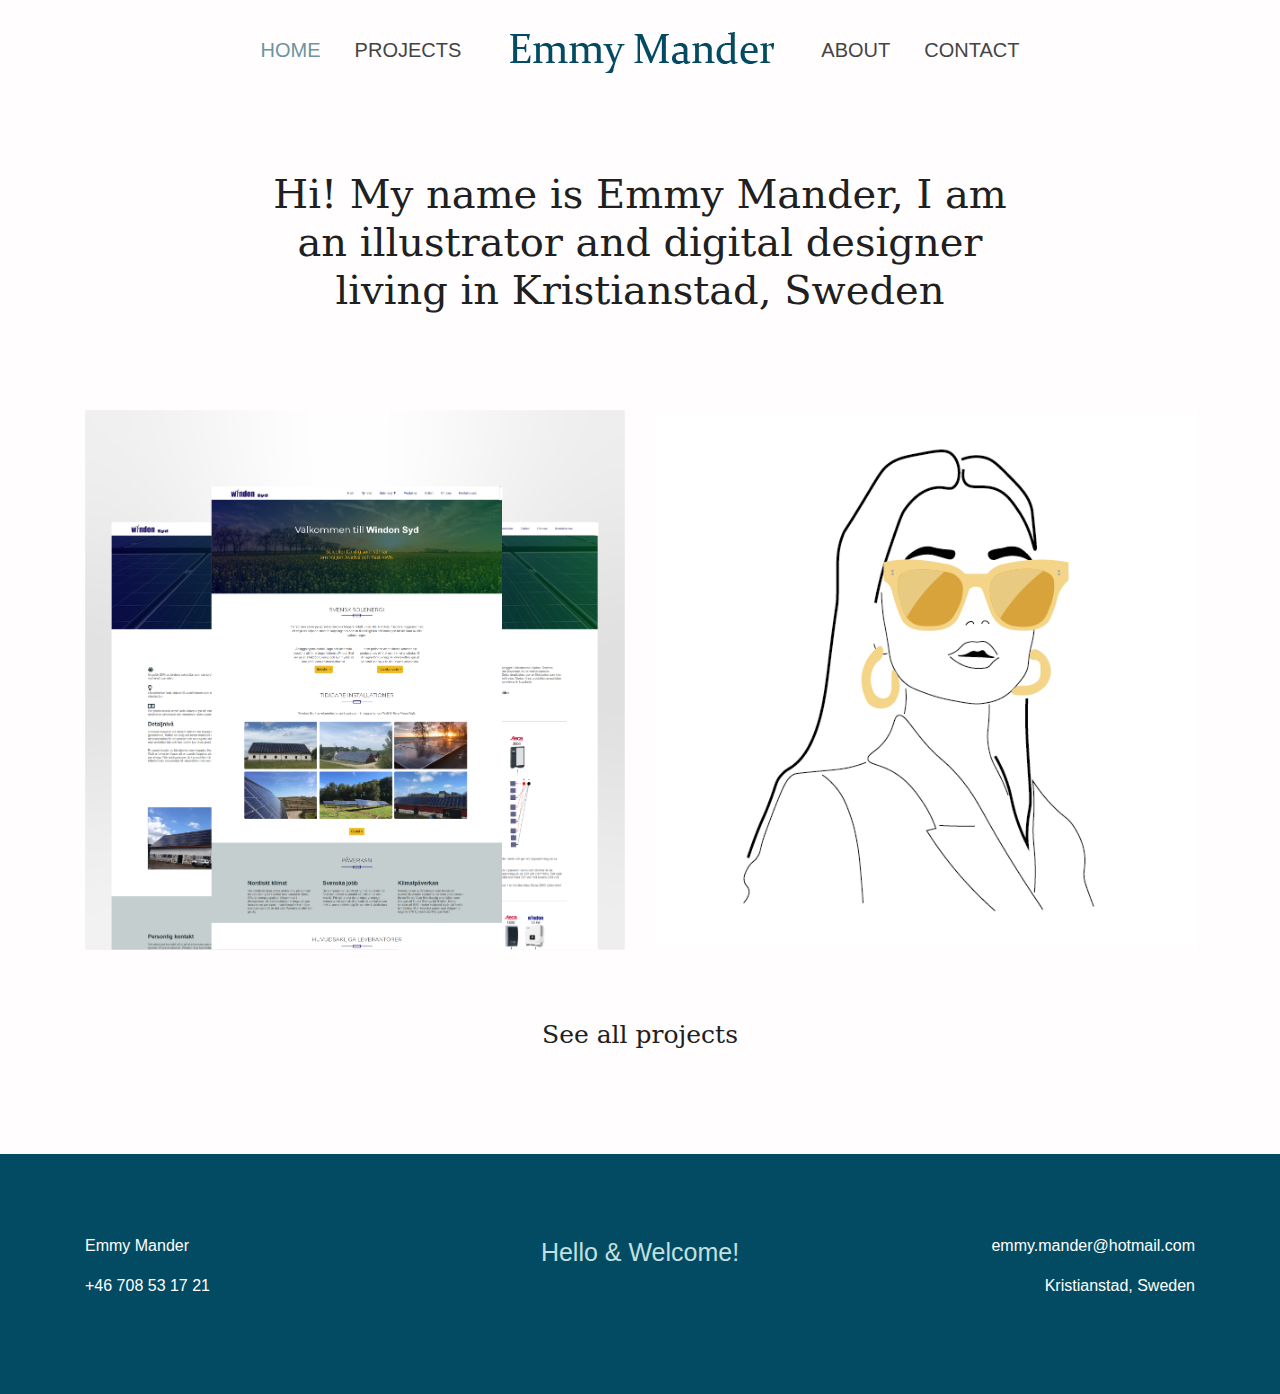
<file: index.html>
<!DOCTYPE html>
<html lang="sv">

<head>
    <meta charset="utf-8">
    <meta name="viewport" content="width=device-width, initial-scale=1.0">
    <meta http-equiv="X-UA-Compatible" content="ie=edge">
    <title>Emmy Mander Design</title>
    <link rel="icon" href="assets/images/em-design-favicon.png">
    <!-- Bootstrap Core CSS -->
    <link rel="stylesheet" href="assets/css/bootstrap.min.css">
    <!-- Animate CSS -->
    <link rel="stylesheet" href="https://cdnjs.cloudflare.com/ajax/libs/animate.css/3.7.0/animate.min.css">
    <!-- General Styles -->
    <link rel="stylesheet" href="assets/css/style.css">
    <!-- Google Fonts -->
    <link href='https://fonts.googleapis.com/css?family=Sofia' rel='stylesheet'>
    <!-- Font Awesome Link -->
    <link rel="stylesheet" href="https://use.fontawesome.com/releases/v5.8.1/css/all.css"
        integrity="sha384-50oBUHEmvpQ+1lW4y57PTFmhCaXp0ML5d60M1M7uH2+nqUivzIebhndOJK28anvf" crossorigin="anonymous">
</head>

<body>
    <!--================================================
    Navigation
    =================================================-->
    <header>
        <div class="navbar">
            <nav class="navigation">
                <a href="index.html" class="nav-links active">Home</a>
                <a href="projects.html" class="nav-links">Projects</a>
                <div class="spacer">
                    <a href="index.html" class="nav-link-ignore"><img class="logo"
                            src="assets/images/emmy-mander-logo.png"></a>
                </div>
                <a href="about.html" class="nav-links">About</a>
                <a href="contact.html" class="nav-links">Contact</a>
            </nav>
        </div>
        <div class="menu-toggle">
            <div class="icon">
                <!-- Burger animation -->
                <div class="hamburger"></div>
            </div>
        </div>
        <div id="navLinksDiv" class="nav-links-div">
            <a href="index.html" class="nav-links-toggle animated fadeIn active">Home</a>
            <a href="projects.html" class="nav-links-toggle animated fadeIn">Projects</a>
            <a href="about.html" class="nav-links-toggle animated fadeIn">About</a>
            <a href="contact.html" class="nav-links-toggle animated fadeIn">Contact</a>
        </div>
    </header>

    <!--================================================
    Caption
    =================================================-->
    <section class="caption-heading caption-box">
        <div class="container">
            <h1 class="text-center">
                Hi! My name is Emmy Mander, I am an illustrator and
                digital designer living in Kristianstad, Sweden
            </h1>
        </div>
    </section>

    <!--================================================
    Images
    =================================================-->
    <section class="container img-container mt-5">
        <div class="row">
            <div class="col-md-6">
                <div class="content my-3">
                    <a href="windonsyd.html">
                        <div class="content-overlay"></div>
                        <img class="content-image" src="assets/images/windonsyd/windonsyd-square-three.png">
                        <div class="content-details fadeIn-bottom">
                            <h3 class="content-title">Windon Syd</h3>
                            <p class="content-text">See project <i class="fas fa-chevron-right"></i></p>
                        </div>
                    </a>
                </div>
            </div>
            <div class="col-md-6">
                <div class="content my-3">
                    <a href="chimi.html">
                        <div class="content-overlay"></div>
                        <img class="content-image" src="assets/images/chimi/chimi-square.png">
                        <div class="content-details fadeIn-bottom">
                            <h3 class="content-title">Chimi Eyewear</h3>
                            <p class="content-text">See project <i class="fas fa-chevron-right"></i></p>
                        </div>
                    </a>
                </div>
            </div>
        </div>
        <div class="all-projects-row">
            <a href="projects.html">
                <p class="all-projects">See all projects <i class="fas fa-chevron-right"></i></p>
            </a>
        </div>
    </section>

    <!--================================================
    Footer
    =================================================-->
    <section class="footer mt-5">
        <div class="container">
            <div class="row footer-info">
                <div class="col-md-4 footer-left">
                    <p>Emmy Mander</p>
                    <p>+46 708 53 17 21</p>
                </div>
                <div class="col-md-4 footer-center">
                    <p class="footer-p-center">Hello & Welcome!</p>
                </div>
                <div class="col-md-4 footer-right">
                    <p>emmy.mander@hotmail.com</p>
                    <p>Kristianstad, Sweden</p>
                </div>
            </div>
        </div>
    </section>

    <script src="https://cdnjs.cloudflare.com/ajax/libs/popper.js/1.14.3/umd/popper.min.js"></script>
    <script src="https://stackpath.bootstrapcdn.com/bootstrap/4.1.3/js/bootstrap.min.js"></script>
    <script src="https://code.jquery.com/jquery-3.3.1.js"></script> <!-- Hämtar funktioner -->
    <script type="text/javascript">
        $(document).ready(function () {
            $('.menu-toggle').click(function () {   // Klickfunktion
                $('nav').toggleClass('active');   // Till header nav.active i css
                var x = document.getElementById("navLinksDiv");
                if (!x.style.display || x.style.display === "none") {
                    x.style.display = "block";
                } else {
                    x.style.display = "none";
                }
            });
        })
    </script>
    <!-- För animation burger nedan -->
    <script type="text/javascript">
        $(document).ready(function () {
            $('.icon').click(function () { /*För icon klassen i header*/
                $('.icon').toggleClass('active');
            })
        })   
    </script>
    <script type="text/javascript">
        function myFunction() {
            var x = document.getElementById("navLinksDiv");
            if (x.style.display === "none") {
                x.style.display = "block";
            } else {
                x.style.display = "none";
            }
        }
    </script>
</body>

</html>
</file>
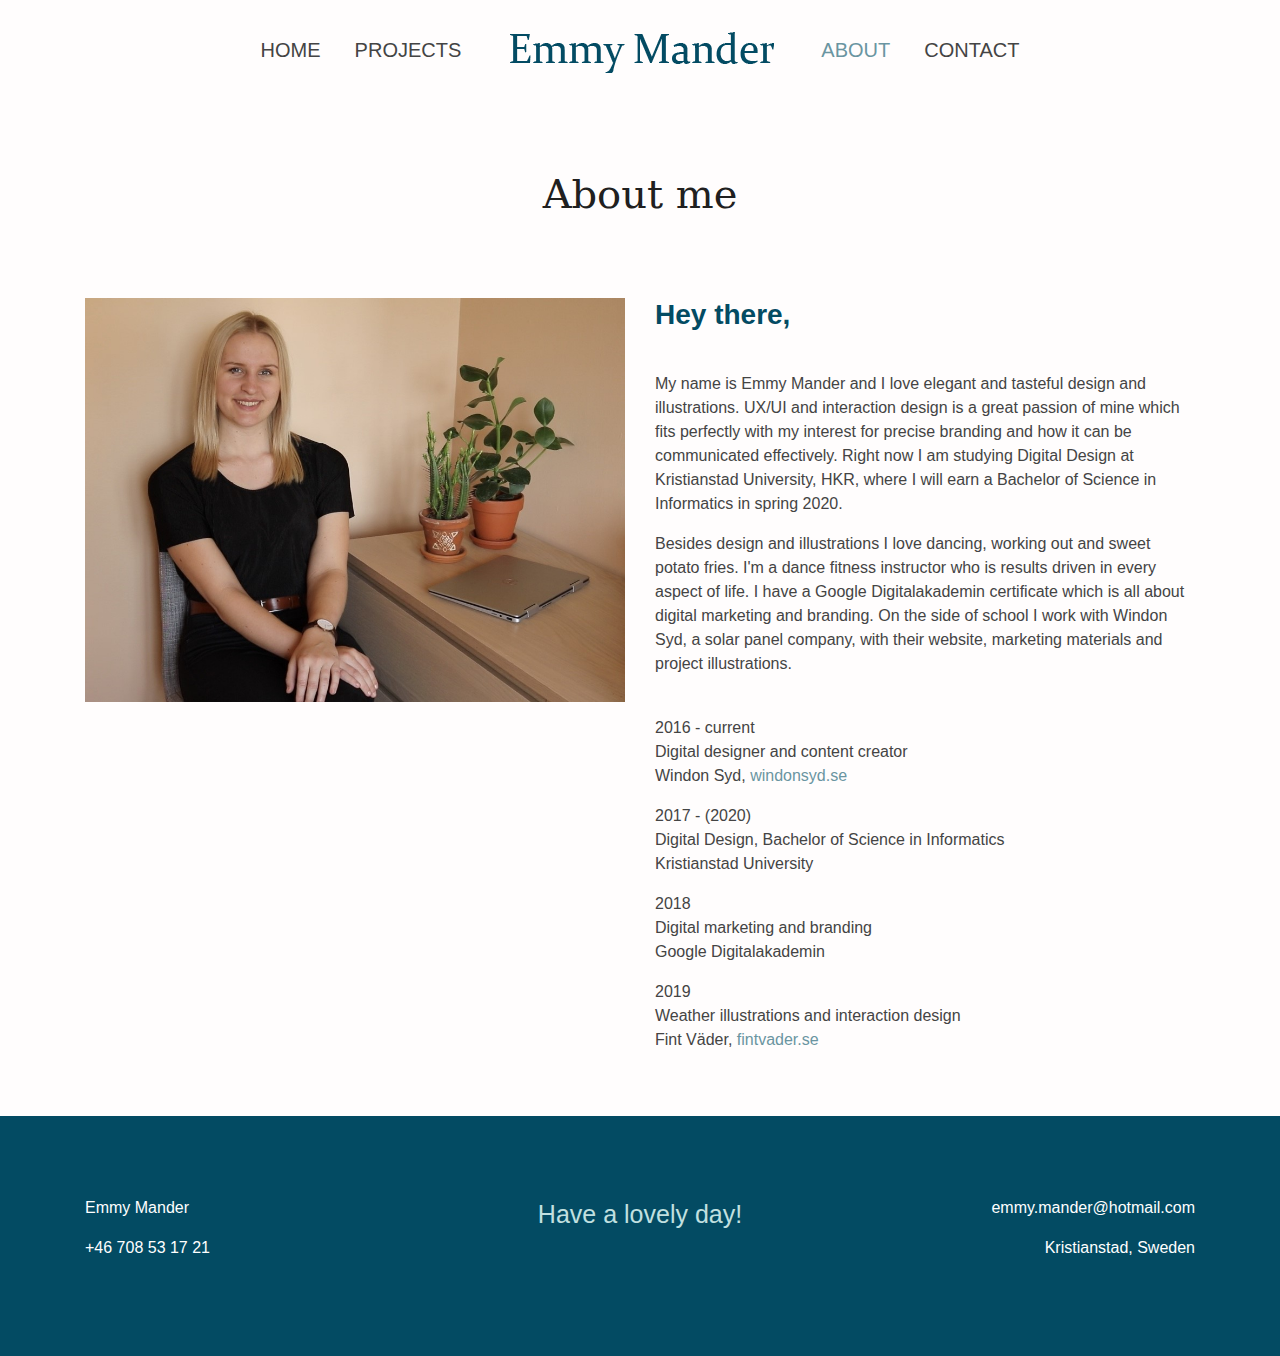
<file: about.html>
<!DOCTYPE html>
<html lang="sv">

<head>
    <meta charset="utf-8">
    <meta name="viewport" content="width=device-width, initial-scale=1.0">
    <meta http-equiv="X-UA-Compatible" content="ie=edge">
    <title>Emmy Mander Design</title>
    <link rel="icon" href="assets/images/em-design-favicon.png">
    <!-- Bootstrap Core CSS -->
    <link rel="stylesheet" href="assets/css/bootstrap.min.css">
    <!-- Animate CSS -->
    <link rel="stylesheet" href="https://cdnjs.cloudflare.com/ajax/libs/animate.css/3.7.0/animate.min.css">
    <!-- General Styles -->
    <link rel="stylesheet" href="assets/css/style.css">
    <!-- Google Fonts -->
    <link href='https://fonts.googleapis.com/css?family=Sofia' rel='stylesheet'>
    <!-- Font Awesome Link -->
    <link rel="stylesheet" href="https://use.fontawesome.com/releases/v5.8.1/css/all.css"
        integrity="sha384-50oBUHEmvpQ+1lW4y57PTFmhCaXp0ML5d60M1M7uH2+nqUivzIebhndOJK28anvf" crossorigin="anonymous">
</head>

<body>
    <!--================================================
    Navigation
    =================================================-->
    <header>
        <div class="navbar">
            <nav class="navigation">
                <a href="index.html" class="nav-links">Home</a>
                <a href="projects.html" class="nav-links">Projects</a>
                <div class="spacer">
                    <a href="index.html" class="nav-link-ignore"><img class="logo"
                            src="assets/images/emmy-mander-logo.png"></a>
                </div>
                <a href="about.html" class="nav-links active">About</a>
                <a href="contact.html" class="nav-links">Contact</a>
            </nav>
        </div>
        <div class="menu-toggle">
            <div class="icon">
                <!-- Burger animation -->
                <div class="hamburger"></div>
            </div>
        </div>
        <div id="navLinksDiv" class="nav-links-div">
            <a href="index.html" class="nav-links-toggle animated fadeIn">Home</a>
            <a href="projects.html" class="nav-links-toggle animated fadeIn">Projects</a>
            <a href="about.html" class="nav-links-toggle animated fadeIn active">About</a>
            <a href="contact.html" class="nav-links-toggle animated fadeIn">Contact</a>
        </div>
    </header>

    <!--================================================
    Caption
    =================================================-->
    <section class="caption caption-box">
        <div class="container">
            <h1 class="text-center">About me</h1>
        </div>
    </section>

    <!--================================================
    About
    =================================================-->
    <section class="mt-5">
        <div class="container">
            <div class="row">
                <div class="col-md-6 about-img mb-5">
                    <img src="assets/images/about-emmy.jpg" alt="Emmy Mander" class="img-fluid"></img>
                </div>
                <div class="col-md-6 about-content">
                    <h2 class="about-title animated fadeIn">Hey there,</h2>
                    <p>
                        My name is Emmy Mander and I love elegant and tasteful design
                        and illustrations. UX/UI and interaction design is a great passion
                        of mine which fits perfectly with my interest for precise branding
                        and how it can be communicated effectively.
                        Right now I am studying Digital Design at Kristianstad
                        University, HKR, where I will earn a Bachelor of
                        Science in Informatics in spring 2020.
                    </p>
                    <p class="pb-4">
                        Besides design and illustrations I love dancing, working
                        out and sweet potato fries. I'm a dance fitness
                        instructor who is results driven in every aspect of
                        life. I have a Google Digitalakademin certificate which is
                        all about digital marketing and branding. On the side of school
                        I work with Windon Syd, a solar panel company, with their website,
                        marketing materials and project illustrations.
                    </p>
                    <p class="about-link">
                        2016 - current<br>
                        Digital designer and content creator <br>
                        Windon Syd, <a href="http://www.windonsyd.se">windonsyd.se</a>
                    </p>
                    <p>
                        2017 - (2020) <br>
                        Digital Design, Bachelor of Science in Informatics <br>
                        Kristianstad University
                    </p>
                    <p>
                        2018 <br>
                        Digital marketing and branding <br>
                        Google Digitalakademin
                    </p>
                    <p class="about-link">
                        2019 <br>
                        Weather illustrations and interaction design<br>
                        Fint Väder, <a href="https://www.fintvader.se">fintvader.se</a>
                    </p>
                </div>
            </div>
        </div>
    </section>

    <!--================================================
    Footer
    =================================================-->
    <section class="footer mt-5">
        <div class="container">
            <div class="row footer-info">
                <div class="col-md-4 footer-left">
                    <p>Emmy Mander</p>
                    <p>+46 708 53 17 21</p>
                </div>
                <div class="col-md-4 footer-center">
                    <p class="footer-p-center">Have a lovely day!</p>
                </div>
                <div class="col-md-4 footer-right">
                    <p>emmy.mander@hotmail.com</p>
                    <p>Kristianstad, Sweden</p>
                </div>
            </div>
        </div>
    </section>

    <script src="https://code.jquery.com/jquery-3.3.1.js"></script> <!-- Hämtar funktioner -->
    <script src="https://cdnjs.cloudflare.com/ajax/libs/popper.js/1.14.3/umd/popper.min.js"></script>
    <script src="https://stackpath.bootstrapcdn.com/bootstrap/4.1.3/js/bootstrap.min.js"></script>
    <script type="text/javascript">
        $(document).ready(function () {
            $('.menu-toggle').click(function () {   // Klickfunktion
                $('nav').toggleClass('active');   // Till header nav.active i css
                var x = document.getElementById("navLinksDiv");
                if (!x.style.display || x.style.display === "none") {
                    x.style.display = "block";
                } else {
                    x.style.display = "none";
                }
            });
        })
    </script>
    <!-- För animation burger nedan -->
    <script type="text/javascript">
        $(document).ready(function () {
            $('.icon').click(function () { /*För icon klassen i header*/
                $('.icon').toggleClass('active');
            })
        })   
    </script>
    <script type="text/javascript">
        function myFunction() {
            var x = document.getElementById("navLinksDiv");
            if (x.style.display === "none") {
                x.style.display = "block";
            } else {
                x.style.display = "none";
            }
        }
    </script>
</body>

</html>
</file>
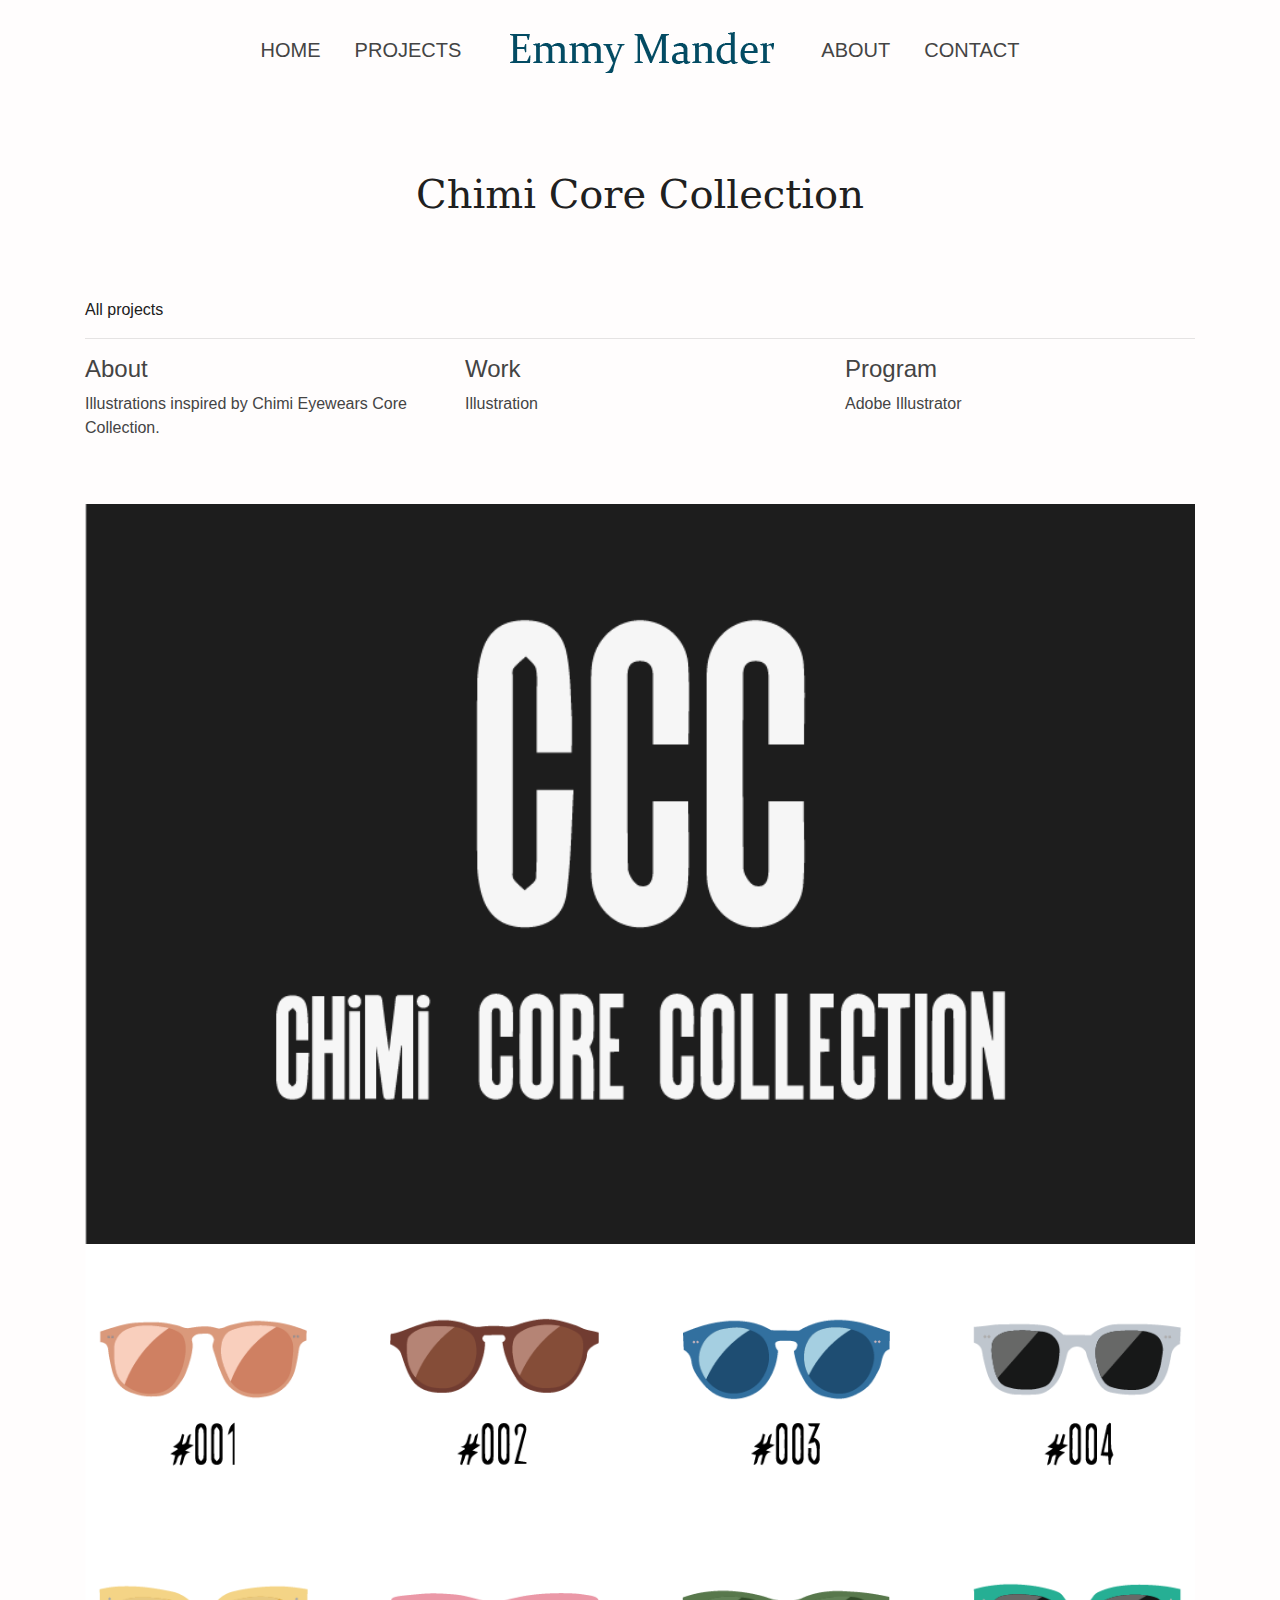
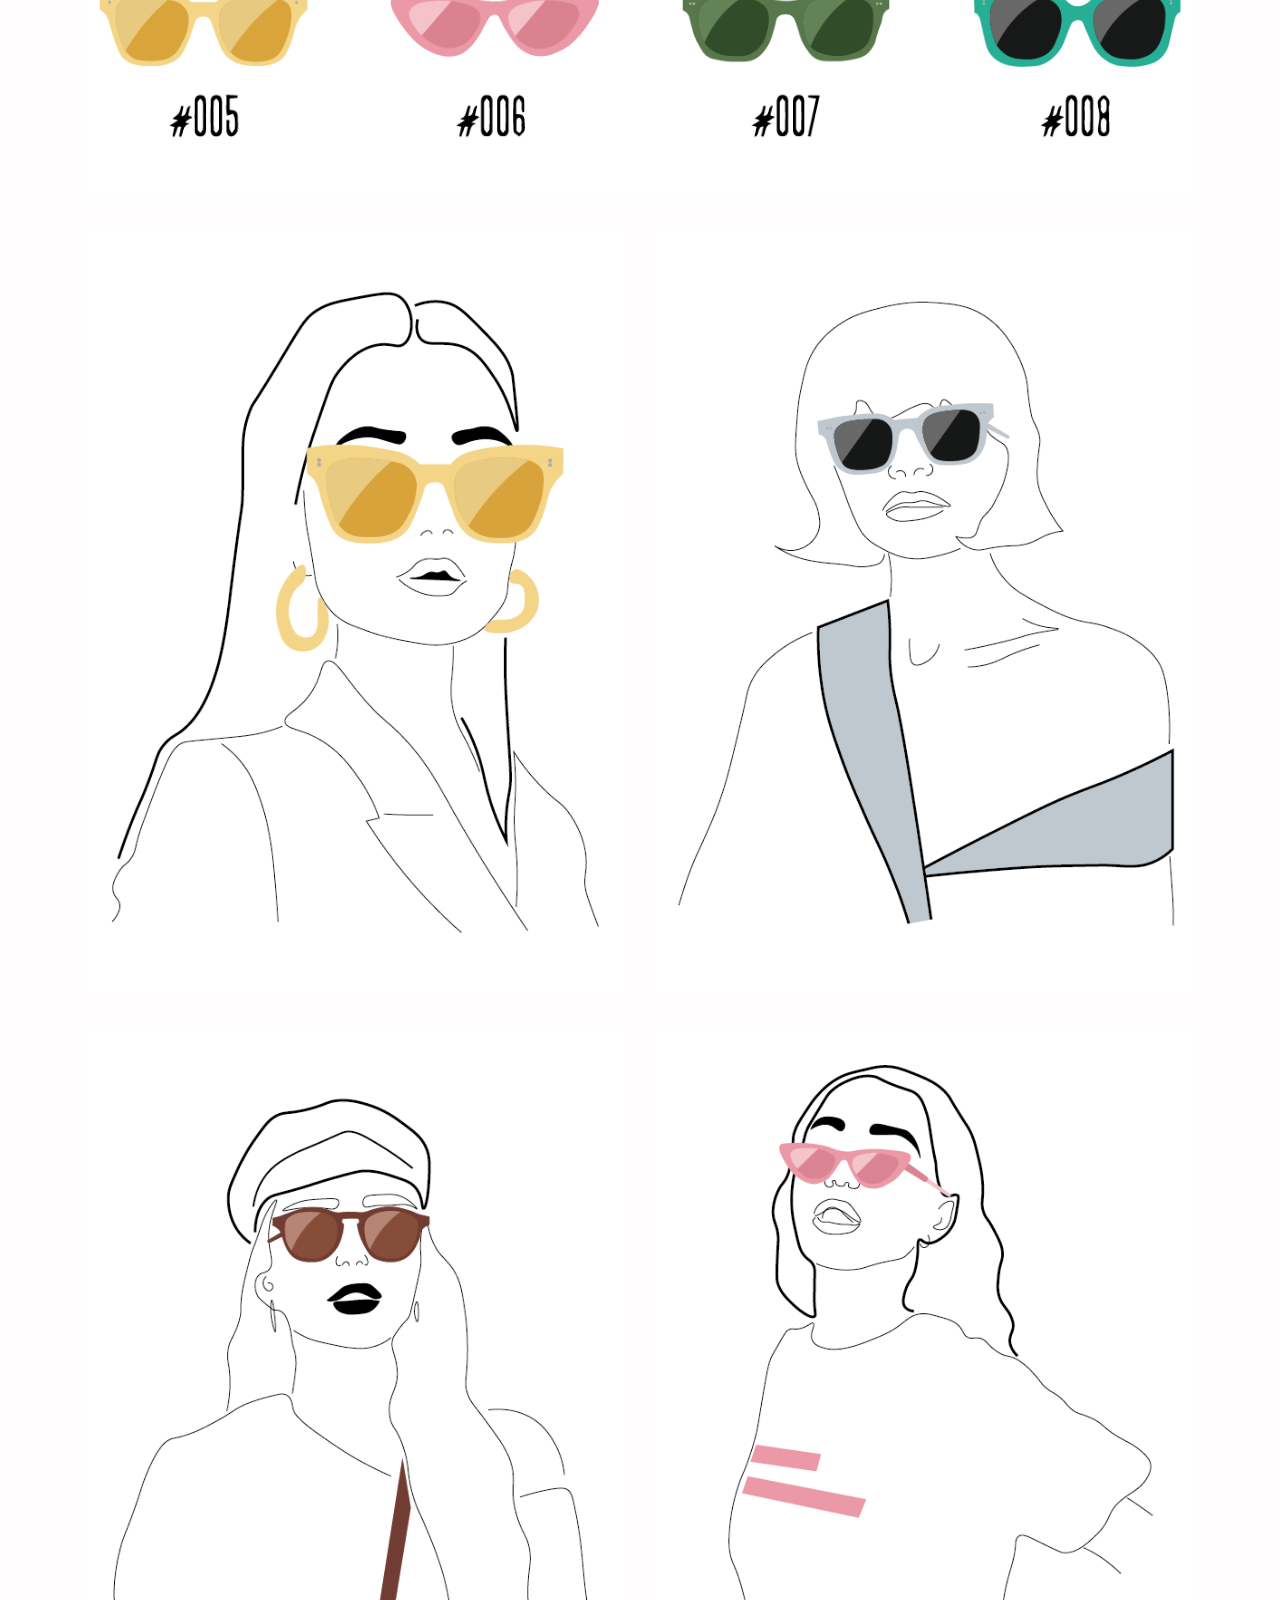
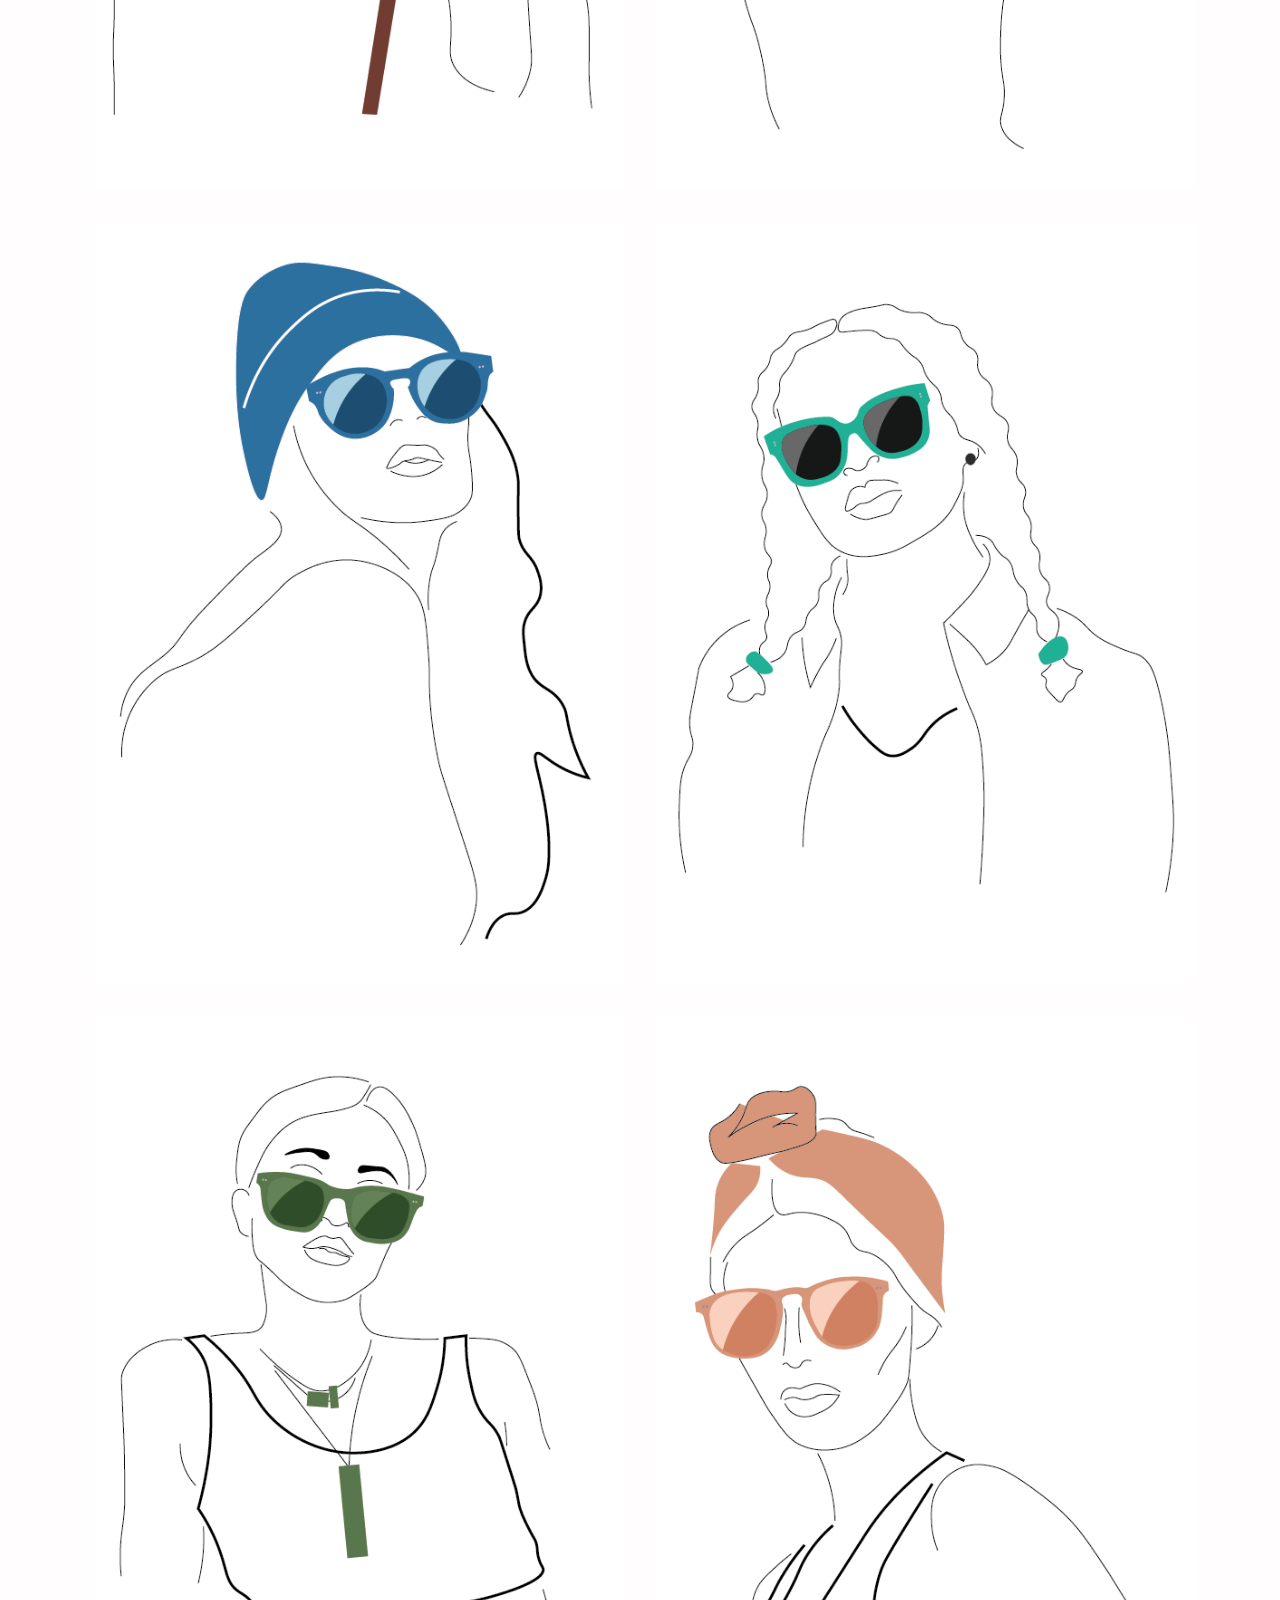
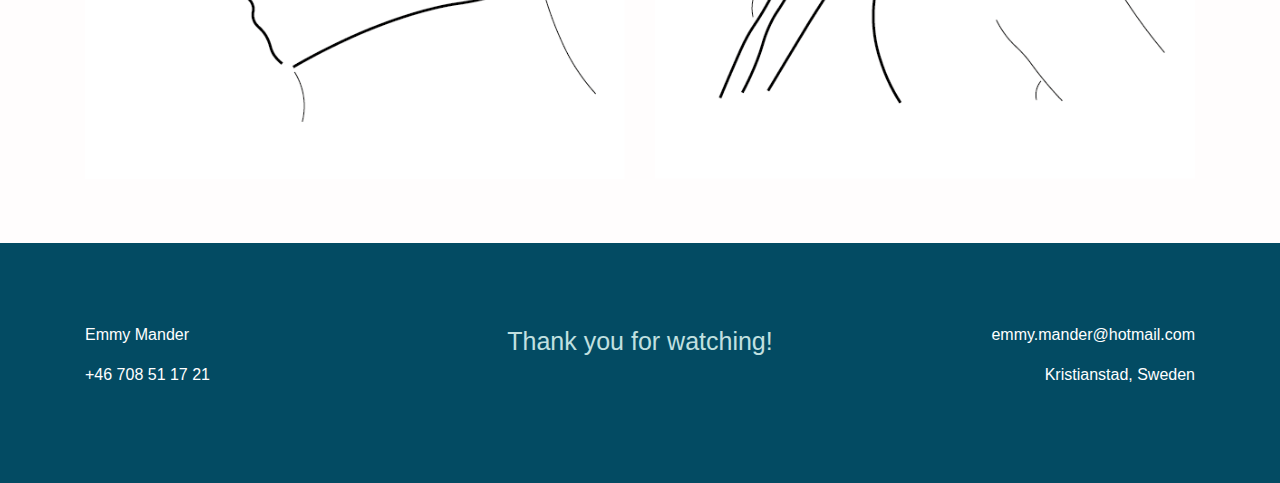
<file: chimi.html>
<!DOCTYPE html>
<html lang="sv">

<head>
    <meta charset="utf-8">
    <meta name="viewport" content="width=device-width, initial-scale=1.0">
    <meta http-equiv="X-UA-Compatible" content="ie=edge">
    <title>Emmy Mander Design</title>
    <link rel="icon" href="assets/images/em-design-favicon.png">
    <!-- Bootstrap Core CSS -->
    <link rel="stylesheet" href="assets/css/bootstrap.min.css">
    <!-- Animate CSS -->
    <link rel="stylesheet" href="https://cdnjs.cloudflare.com/ajax/libs/animate.css/3.7.0/animate.min.css">
    <!-- General Styles -->
    <link rel="stylesheet" href="assets/css/style.css">
    <!-- Google Fonts -->
    <link href='https://fonts.googleapis.com/css?family=Sofia' rel='stylesheet'>
    <!-- Font Awesome Link -->
    <link rel="stylesheet" href="https://use.fontawesome.com/releases/v5.8.1/css/all.css"
        integrity="sha384-50oBUHEmvpQ+1lW4y57PTFmhCaXp0ML5d60M1M7uH2+nqUivzIebhndOJK28anvf" crossorigin="anonymous">
</head>

<body>
    <!--================================================
    Navigation
    =================================================-->
    <header>
        <div class="navbar">
            <nav class="navigation">
                <a href="index.html" class="nav-links">Home</a>
                <a href="projects.html" class="nav-links">Projects</a>
                <div class="spacer">
                    <a href="index.html" class="nav-link-ignore"><img class="logo"
                            src="assets/images/emmy-mander-logo.png"></a>
                </div>
                <a href="about.html" class="nav-links">About</a>
                <a href="contact.html" class="nav-links">Contact</a>
            </nav>
        </div>
        <div class="menu-toggle">
            <div class="icon">
                <!-- Burger animation -->
                <div class="hamburger"></div>
            </div>
        </div>
        <div id="navLinksDiv" class="nav-links-div">
            <a href="index.html" class="nav-links-toggle animated fadeIn">Home</a>
            <a href="projects.html" class="nav-links-toggle animated fadeIn">Projects</a>
            <a href="about.html" class="nav-links-toggle animated fadeIn">About</a>
            <a href="contact.html" class="nav-links-toggle animated fadeIn">Contact</a>
        </div>
    </header>

    <!--================================================
    Caption
    =================================================-->
    <section class="caption-heading caption-box">
        <div class="container">
            <h1 class="text-center">Chimi Core Collection</h1>
        </div>
    </section>

    <!--================================================
    Information
    =================================================-->
    <div class="container container-project projects-link">
        <a href="projects.html">
            <p><i class="fas fa-chevron-left"></i> All projects</p>
        </a>
        <hr>
        <div class="row">
            <div class="col-md-4">
                <h4>About</h4>
                <p>Illustrations inspired by Chimi Eyewears Core Collection.</p>
            </div>
            <div class="col-md-4">
                <h4>Work</h4>
                <p>Illustration</p>
            </div>
            <div class="col-md-4">
                <h4>Program</h4>
                <p>Adobe Illustrator</p>
            </div>
        </div>
    </div>

    <!--================================================
    Images
    =================================================-->
    <section class="container mt-5">
        <div class="row">
            <div class="col-md-12">
                <img src="assets/images/chimi/chimi-ccc.png" class="img-single" alt="image">
            </div>
        </div>
        <div class="row">
            <div class="col-md-12">
                <img src="assets/images/chimi/chimi-models.png" class="img-single mb-3" alt="image">
            </div>
        </div>
        <div class="row">
            <div class="col-md-6">
                <img src="assets/images/chimi/chimi-005.png" class="img-double my-3" alt="image">
            </div>
            <div class="col-md-6">
                <img src="assets/images/chimi/chimi-004.png" class="img-double my-3" alt="image">
            </div>
        </div>
        <div class="row">
            <div class="col-md-6">
                <img src="assets/images/chimi/chimi-002.png" class="img-double my-3" alt="image">
            </div>
            <div class="col-md-6">
                <img src="assets/images/chimi/chimi-006.png" class="img-double my-3" alt="image">
            </div>
        </div>
        <div class="row">
            <div class="col-md-6">
                <img src="assets/images/chimi/chimi-003.png" class="img-double my-3" alt="image">
            </div>
            <div class="col-md-6">
                <img src="assets/images/chimi/chimi-008.png" class="img-double my-3" alt="image">
            </div>
        </div>
        <div class="row">
            <div class="col-md-6">
                <img src="assets/images/chimi/chimi-007.png" class="img-double my-3" alt="image">
            </div>
            <div class="col-md-6">
                <img src="assets/images/chimi/chimi-001.png" class="img-double my-3" alt="image">
            </div>
        </div>
    </section>

    <!--================================================
    Footer
    =================================================-->
    <section class="footer mt-5">
        <div class="container">
            <div class="row footer-info">
                <div class="col-md-4 footer-left">
                    <p>Emmy Mander</p>
                    <p>+46 708 51 17 21</p>
                </div>
                <div class="col-md-4 footer-center">
                    <p class="footer-p-center">Thank you for watching!</p>
                </div>
                <div class="col-md-4 footer-right">
                    <p>emmy.mander@hotmail.com</p>
                    <p>Kristianstad, Sweden</p>
                </div>
            </div>
        </div>
    </section>

    <script src="https://code.jquery.com/jquery-3.3.1.js"></script> <!-- Hämtar funktioner -->
    <script src="https://cdnjs.cloudflare.com/ajax/libs/popper.js/1.14.3/umd/popper.min.js"></script>
    <script src="https://stackpath.bootstrapcdn.com/bootstrap/4.1.3/js/bootstrap.min.js"></script>
    <script type="text/javascript">
        $(document).ready(function () {
            $('.menu-toggle').click(function () {   // Klickfunktion
                $('nav').toggleClass('active');   // Till header nav.active i css
                var x = document.getElementById("navLinksDiv");
                if (!x.style.display || x.style.display === "none") {
                    x.style.display = "block";
                } else {
                    x.style.display = "none";
                }
            });
        })
    </script>
    <!-- För animation burger nedan -->
    <script type="text/javascript">
        $(document).ready(function () {
            $('.icon').click(function () { /*För icon klassen i header*/
                $('.icon').toggleClass('active');
            })
        })   
    </script>
    <script type="text/javascript">
        function myFunction() {
            var x = document.getElementById("navLinksDiv");
            if (x.style.display === "none") {
                x.style.display = "block";
            } else {
                x.style.display = "none";
            }
        }
    </script>
</body>

</html>
</file>
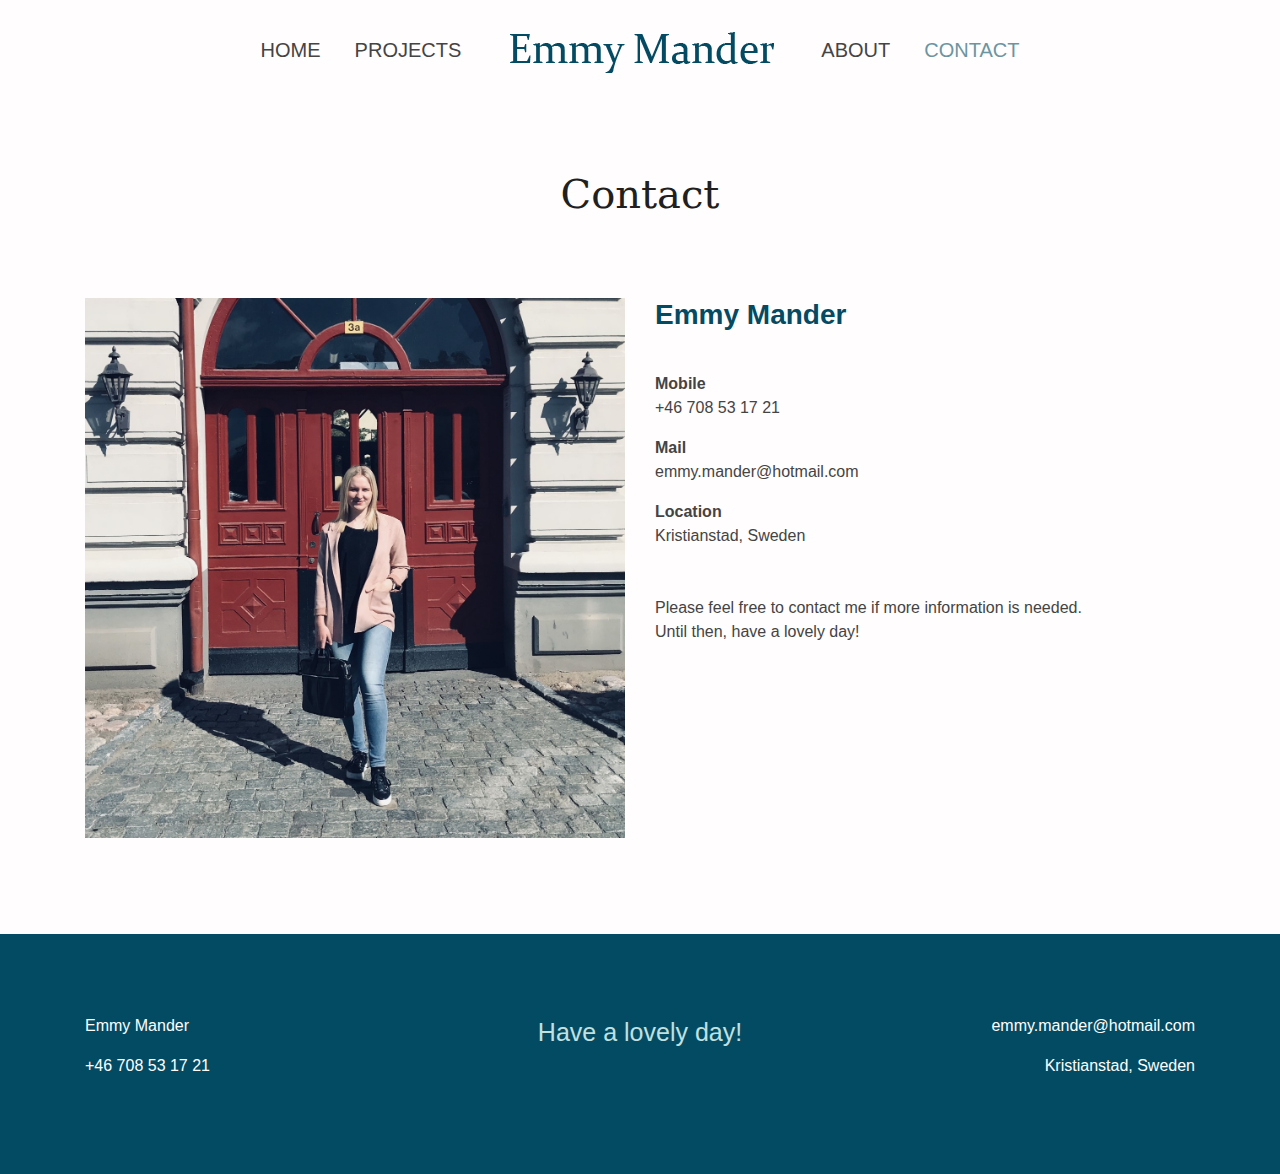
<file: contact.html>
<!DOCTYPE html>
<html lang="sv">

<head>
    <meta charset="utf-8">
    <meta name="viewport" content="width=device-width, initial-scale=1.0">
    <meta http-equiv="X-UA-Compatible" content="ie=edge">
    <title>Emmy Mander Design</title>
    <link rel="icon" href="assets/images/em-design-favicon.png">
    <!-- Bootstrap Core CSS -->
    <link rel="stylesheet" href="assets/css/bootstrap.min.css">
    <!-- Animate CSS -->
    <link rel="stylesheet" href="https://cdnjs.cloudflare.com/ajax/libs/animate.css/3.7.0/animate.min.css">
    <!-- General Styles -->
    <link rel="stylesheet" href="assets/css/style.css">
    <!-- Google Fonts -->
    <link href='https://fonts.googleapis.com/css?family=Sofia' rel='stylesheet'>
    <!-- Font Awesome Link -->
    <link rel="stylesheet" href="https://use.fontawesome.com/releases/v5.8.1/css/all.css"
        integrity="sha384-50oBUHEmvpQ+1lW4y57PTFmhCaXp0ML5d60M1M7uH2+nqUivzIebhndOJK28anvf" crossorigin="anonymous">
</head>

<body>
    <!--================================================
    Navigation
    =================================================-->
    <header>
        <div class="navbar">
            <nav class="navigation">
                <a href="index.html" class="nav-links">Home</a>
                <a href="projects.html" class="nav-links">Projects</a>
                <div class="spacer">
                    <a href="index.html" class="nav-link-ignore"><img class="logo"
                            src="assets/images/emmy-mander-logo.png"></a>
                </div>
                <a href="about.html" class="nav-links">About</a>
                <a href="contact.html" class="nav-links active">Contact</a>
            </nav>
        </div>
        <div class="menu-toggle">
            <div class="icon">
                <!-- Burger animation -->
                <div class="hamburger"></div>
            </div>
        </div>
        <div id="navLinksDiv" class="nav-links-div">
            <a href="index.html" class="nav-links-toggle animated fadeIn">Home</a>
            <a href="projects.html" class="nav-links-toggle animated fadeIn">Projects</a>
            <a href="about.html" class="nav-links-toggle animated fadeIn">About</a>
            <a href="contact.html" class="nav-links-toggle animated fadeIn active">Contact</a>
        </div>
    </header>

    <!--================================================
    Caption
    =================================================-->
    <section class="caption caption-box">
        <div class="container">
            <h1 class="text-center">Contact</h1>
        </div>
    </section>

    <!--================================================
    Contact
    =================================================-->
    <section class="mt-5">
        <div class="container">
            <div class="row">
                <div class="col-md-6 about-img mb-5">
                    <img src="assets/images/contact-emmy.jpg" alt="Emmy Mander" class="img-fluid"></img>
                </div>
                <div class="col-md-6 about-content">
                    <h2 class="contact-title animated fadeIn">Emmy Mander</h2>
                    <p>
                        <strong>Mobile</strong><br>
                        +46 708 53 17 21
                    </p>
                    <p>
                        <strong>Mail</strong><br>
                        emmy.mander@hotmail.com
                    </p>
                    <p>
                        <strong>Location</strong><br>
                        Kristianstad, Sweden
                    </p>
                    <p class="mt-5">
                        Please feel free to contact me if more information is needed.
                        <br> Until then, have a lovely day!
                    </p>
                </div>
            </div>
        </div>
    </section>

    <!--================================================
    Footer
    =================================================-->
    <section class="footer mt-5">
        <div class="container">
            <div class="row footer-info">
                <div class="col-md-4 footer-left">
                    <p>Emmy Mander</p>
                    <p>+46 708 53 17 21</p>
                </div>
                <!--
                <div class="col-md-4 footer-center">
                    <i class="fab fa-instagram"></i>
                    <i class="fab fa-facebook-f"></i>
                    <i class="fab fa-pinterest-p"></i>
                    <i class="fab fa-behance"></i>
                </div>
                -->
                <div class="col-md-4 footer-center">
                    <p class="footer-p-center">Have a lovely day!</p>
                </div>
                <div class="col-md-4 footer-right">
                    <p>emmy.mander@hotmail.com</p>
                    <p>Kristianstad, Sweden</p>
                </div>
            </div>
        </div>
    </section>

    <script src="https://code.jquery.com/jquery-3.3.1.js"></script> <!-- Hämtar funktioner -->
    <script src="https://cdnjs.cloudflare.com/ajax/libs/popper.js/1.14.3/umd/popper.min.js"></script>
    <script src="https://stackpath.bootstrapcdn.com/bootstrap/4.1.3/js/bootstrap.min.js"></script>
    <script type="text/javascript">
        $(document).ready(function () {
            $('.menu-toggle').click(function () {   // Klickfunktion
                $('nav').toggleClass('active');   // Till header nav.active i css
                var x = document.getElementById("navLinksDiv");
                if (!x.style.display || x.style.display === "none") {
                    x.style.display = "block";
                } else {
                    x.style.display = "none";
                }
            });
        })
    </script>
    <!-- För animation burger nedan -->
    <script type="text/javascript">
        $(document).ready(function () {
            $('.icon').click(function () { /*För icon klassen i header*/
                $('.icon').toggleClass('active');
            })
        })   
    </script>
    <script type="text/javascript">
        function myFunction() {
            var x = document.getElementById("navLinksDiv");
            if (x.style.display === "none") {
                x.style.display = "block";
            } else {
                x.style.display = "none";
            }
        }
    </script>
</body>

</html>
</file>
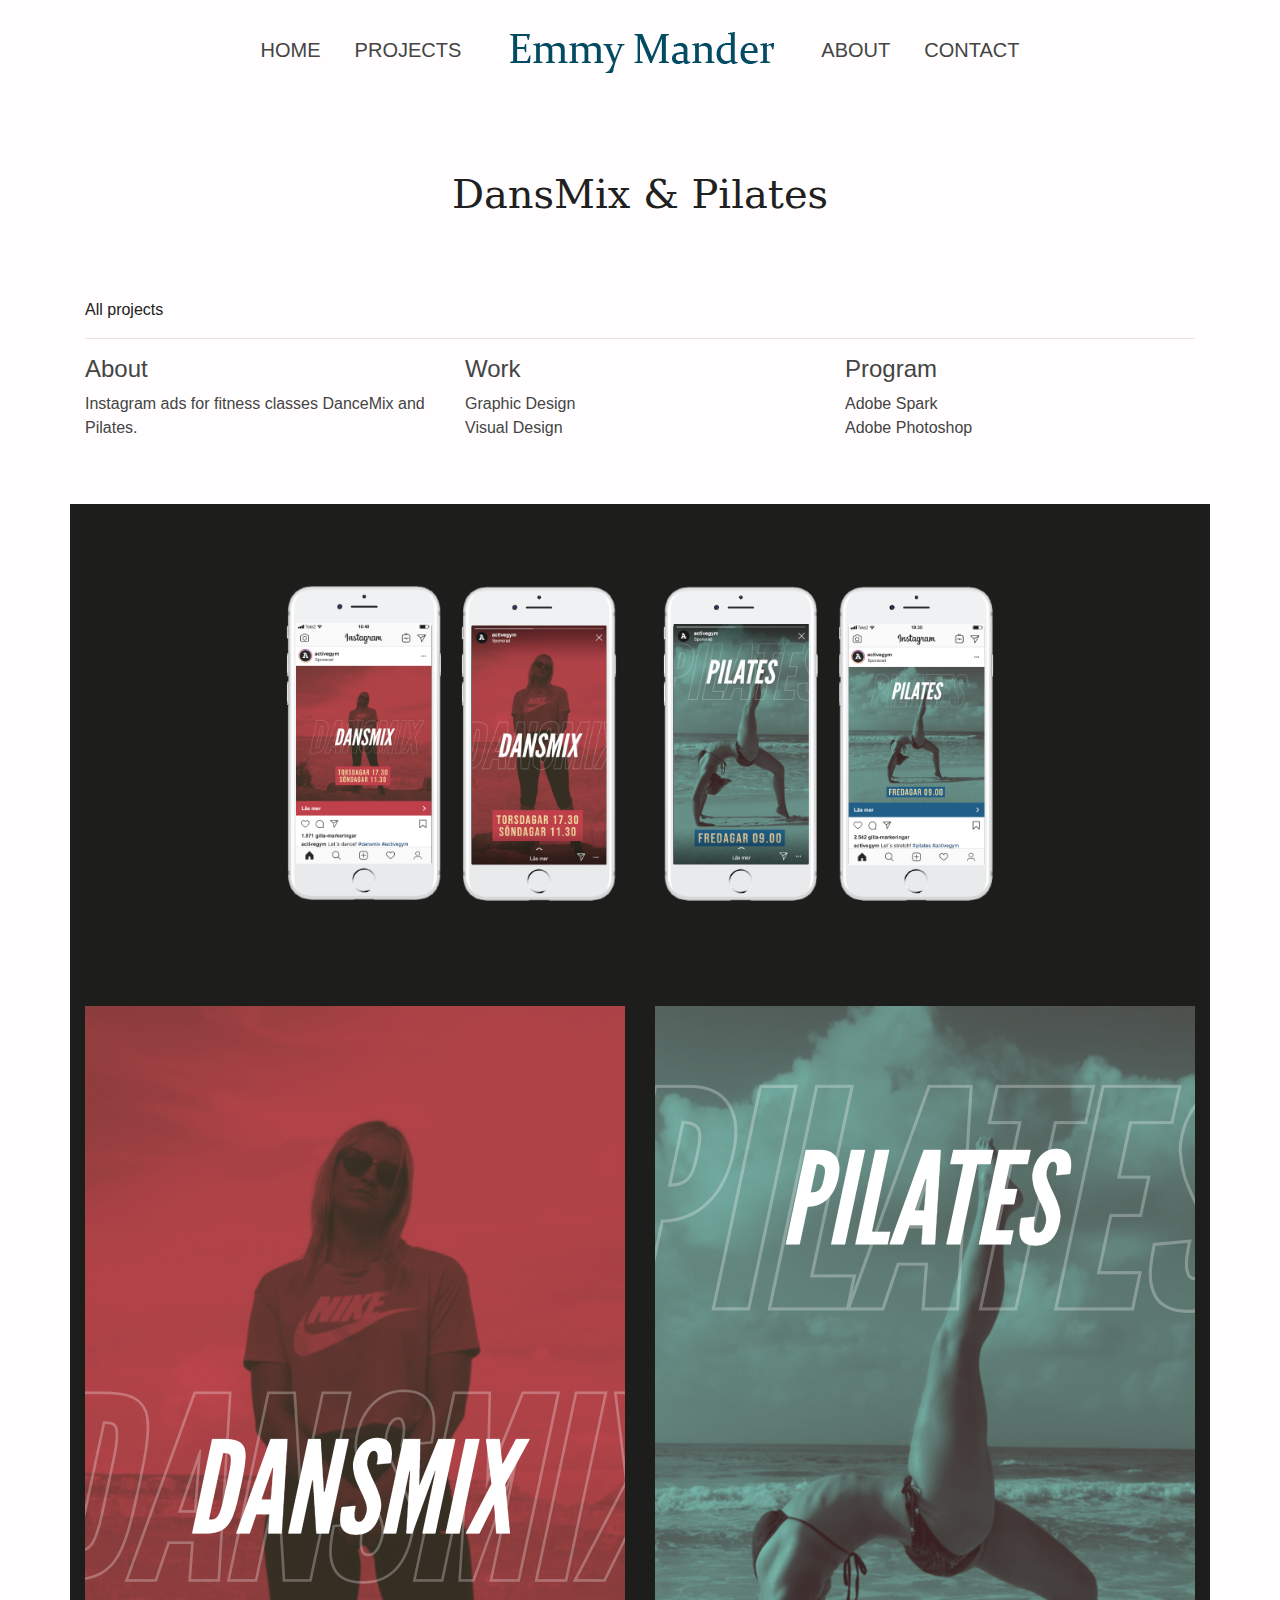
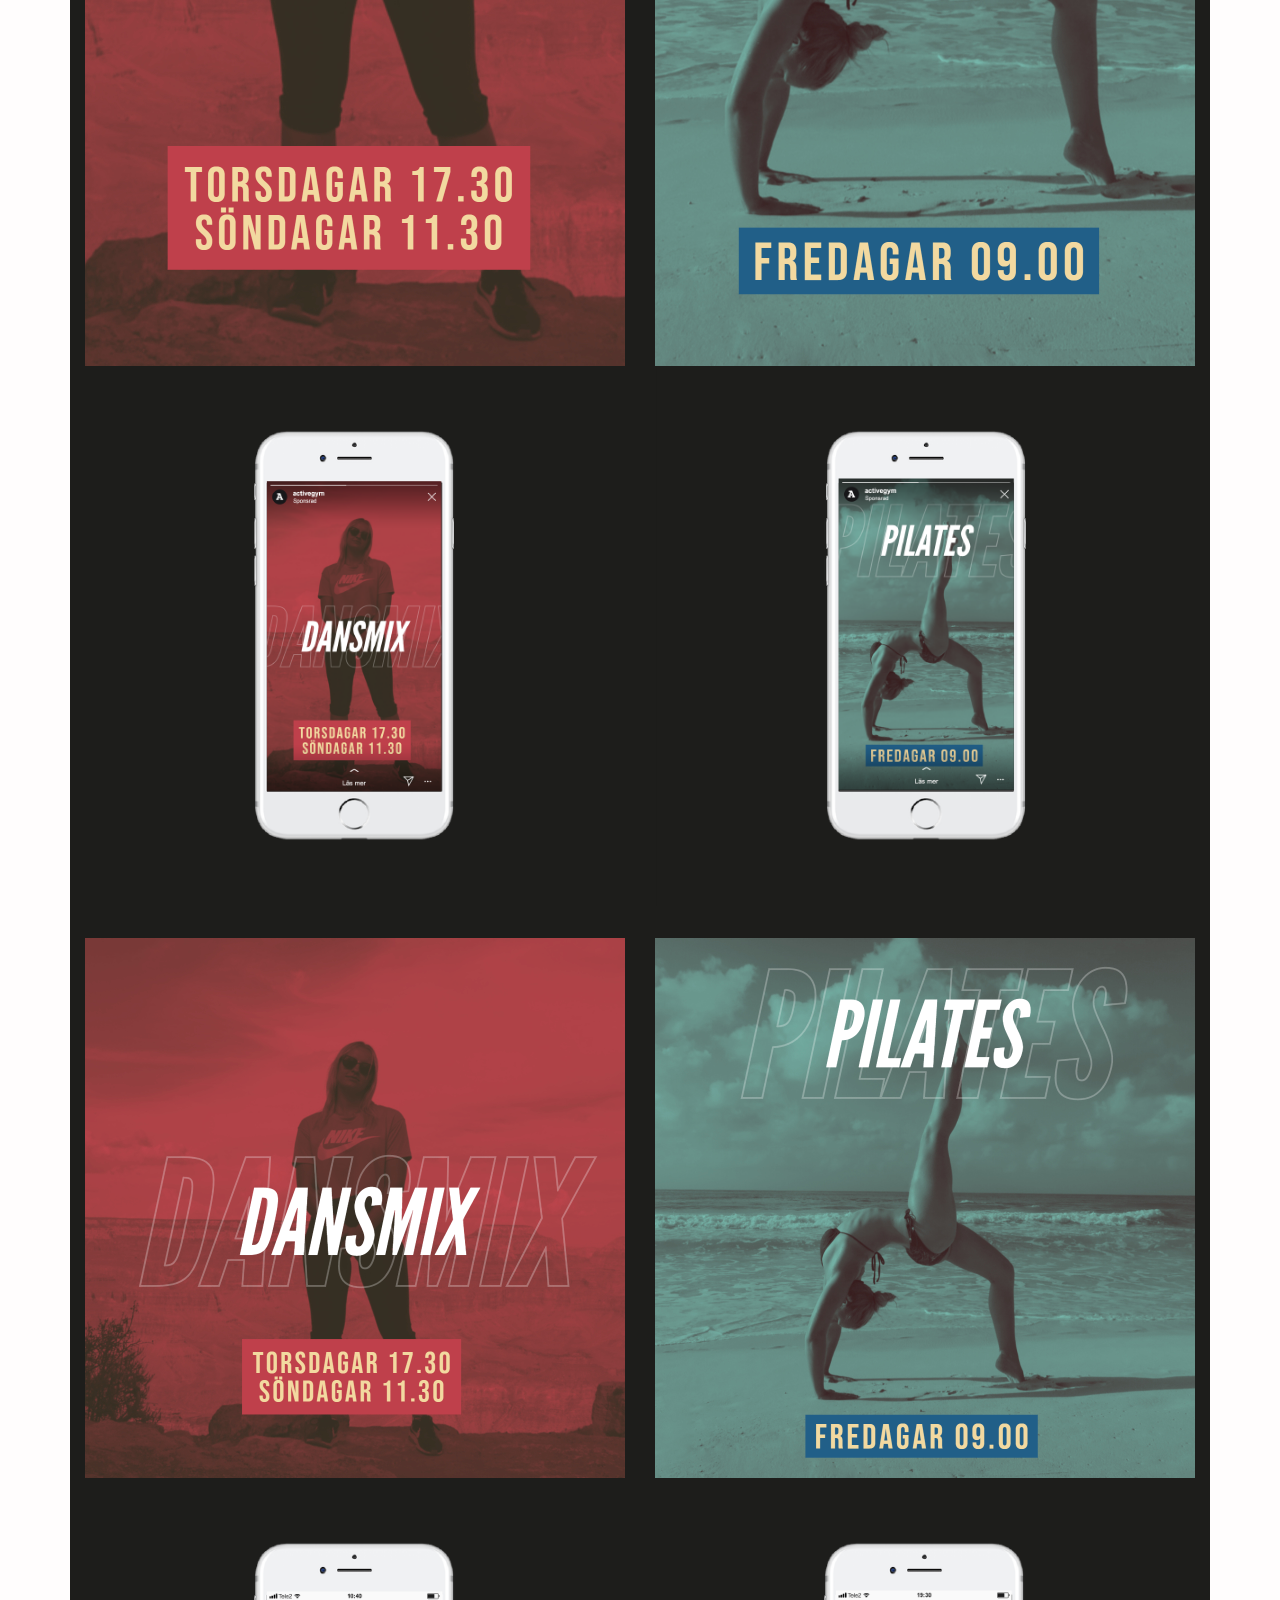
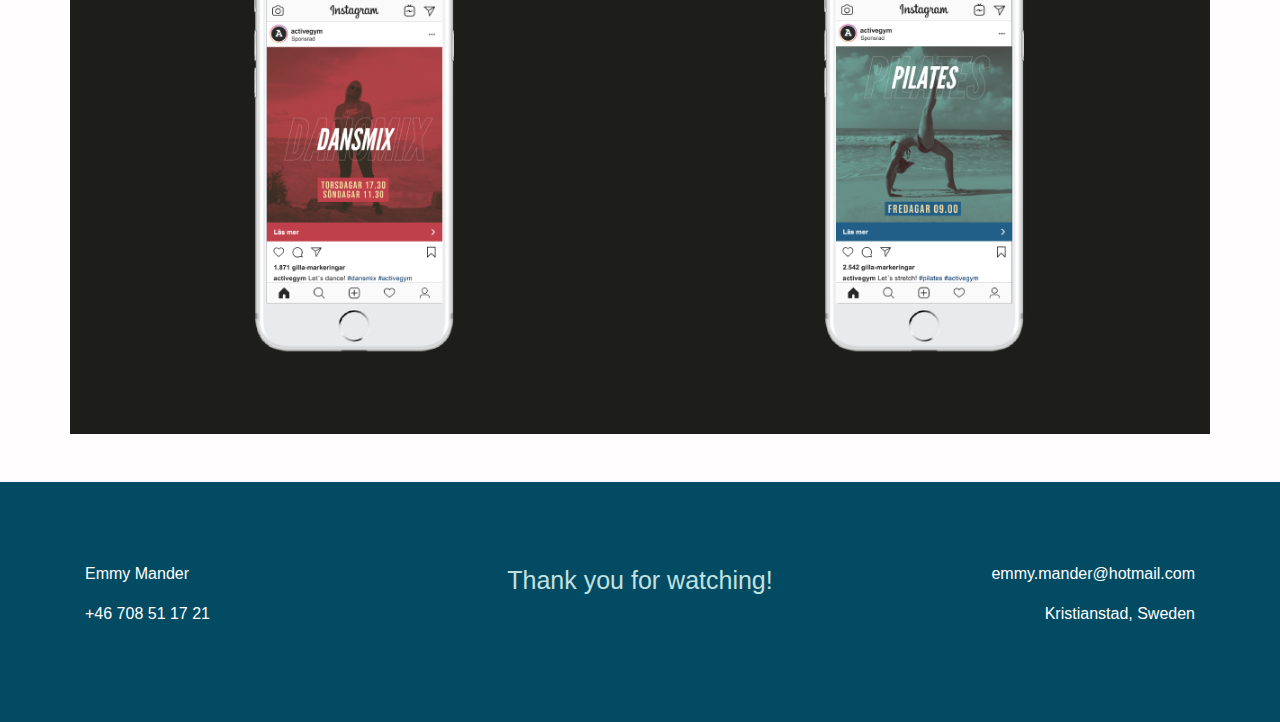
<file: dancemix.html>
<!DOCTYPE html>
<html lang="sv">

<head>
    <meta charset="utf-8">
    <meta name="viewport" content="width=device-width, initial-scale=1.0">
    <meta http-equiv="X-UA-Compatible" content="ie=edge">
    <title>Emmy Mander Design</title>
    <link rel="icon" href="assets/images/em-design-favicon.png">
    <!-- Bootstrap Core CSS -->
    <link rel="stylesheet" href="assets/css/bootstrap.min.css">
    <!-- Animate CSS -->
    <link rel="stylesheet" href="https://cdnjs.cloudflare.com/ajax/libs/animate.css/3.7.0/animate.min.css">
    <!-- General Styles -->
    <link rel="stylesheet" href="assets/css/style.css">
    <!-- Google Fonts -->
    <link href='https://fonts.googleapis.com/css?family=Sofia' rel='stylesheet'>
    <!-- Font Awesome Link -->
    <link rel="stylesheet" href="https://use.fontawesome.com/releases/v5.8.1/css/all.css"
        integrity="sha384-50oBUHEmvpQ+1lW4y57PTFmhCaXp0ML5d60M1M7uH2+nqUivzIebhndOJK28anvf" crossorigin="anonymous">
</head>

<body>
    <!--================================================
    Navigation
    =================================================-->
    <header>
        <div class="navbar">
            <nav class="navigation">
                <a href="index.html" class="nav-links">Home</a>
                <a href="projects.html" class="nav-links">Projects</a>
                <div class="spacer">
                    <a href="index.html" class="nav-link-ignore"><img class="logo"
                            src="assets/images/emmy-mander-logo.png"></a>
                </div>
                <a href="about.html" class="nav-links">About</a>
                <a href="contact.html" class="nav-links">Contact</a>
            </nav>
        </div>
        <div class="menu-toggle">
            <div class="icon">
                <!-- Burger animation -->
                <div class="hamburger"></div>
            </div>
        </div>
        <div id="navLinksDiv" class="nav-links-div">
            <a href="index.html" class="nav-links-toggle animated fadeIn">Home</a>
            <a href="projects.html" class="nav-links-toggle animated fadeIn">Projects</a>
            <a href="about.html" class="nav-links-toggle animated fadeIn">About</a>
            <a href="contact.html" class="nav-links-toggle animated fadeIn">Contact</a>
        </div>
    </header>

    <!--================================================
    Caption
    =================================================-->
    <section class="caption-heading caption-box">
        <div class="container">
            <h1 class="text-center">DansMix & Pilates</h1>
        </div>
    </section>

    <!--================================================
    Information
    =================================================-->
    <div class="container container-project projects-link">
        <a href="projects.html">
            <p><i class="fas fa-chevron-left"></i> All projects</p>
        </a>
        <hr>
        <div class="row">
            <div class="col-md-4">
                <h4>About</h4>
                <p>Instagram ads for fitness classes DanceMix and Pilates.</p>
            </div>
            <div class="col-md-4">
                <h4>Work</h4>
                <p>Graphic Design <br> Visual Design</p>
            </div>
            <div class="col-md-4">
                <h4>Program</h4>
                <p>Adobe Spark <br> Adobe Photoshop</p>
            </div>
        </div>
    </div>

    <!--================================================
    Images
    =================================================-->
    <section class="container mt-5">
        <div class="row">
            <div class="col-md-2 bg-black">
            </div>
            <div class="col-md-8 bg-black">
                <img src="assets/images/dancemix/dancemix-square-all.png" class="img-single" alt="image">
            </div>
            <div class="col-md-2 bg-black">
            </div>
        </div>
        <div class="row">
            <div class="col-md-6 bg-black">
                <img src="assets/images/dancemix/dancemix-story.jpg" class="img-double mt-3" alt="image">
            </div>
            <div class="col-md-6 bg-black">
                <img src="assets/images/dancemix/pilates-story.jpg" class="img-double mt-3" alt="image">
            </div>
        </div>
        <div class="row">
            <div class="col-md-6 bg-black">
                <img src="assets/images/dancemix/dancemix-story-mockup.png" class="img-double mb-3" alt="image">
            </div>
            <div class="col-md-6 bg-black">
                <img src="assets/images/dancemix/pilates-story-mockup.png" class="img-double mb-3" alt="image">
            </div>
        </div>
        <div class="row">
            <div class="col-md-6 bg-black">
                <img src="assets/images/dancemix/dancemix-square.jpg" class="img-double mt-3" alt="image">
            </div>
            <div class="col-md-6 bg-black">
                <img src="assets/images/dancemix/pilates-square.jpg" class="img-double mt-3" alt="image">
            </div>
        </div>
        <div class="row">
            <div class="col-md-6 bg-black">
                <img src="assets/images/dancemix/dancemix-square-mockup.png" class="img-double mb-3" alt="image">
            </div>
            <div class="col-md-6 bg-black">
                <img src="assets/images/dancemix/pilates-square-mockup.png" class="img-double mb-3" alt="image">
            </div>
        </div>
    </section>

    <!--================================================
    Footer
    =================================================-->
    <section class="footer mt-5">
        <div class="container">
            <div class="row footer-info">
                <div class="col-md-4 footer-left">
                    <p>Emmy Mander</p>
                    <p>+46 708 51 17 21</p>
                </div>
                <div class="col-md-4 footer-center">
                    <p class="footer-p-center">Thank you for watching!</p>
                </div>
                <div class="col-md-4 footer-right">
                    <p>emmy.mander@hotmail.com</p>
                    <p>Kristianstad, Sweden</p>
                </div>
            </div>
        </div>
    </section>

    <script src="https://code.jquery.com/jquery-3.3.1.js"></script> <!-- Hämtar funktioner -->
    <script src="https://cdnjs.cloudflare.com/ajax/libs/popper.js/1.14.3/umd/popper.min.js"></script>
    <script src="https://stackpath.bootstrapcdn.com/bootstrap/4.1.3/js/bootstrap.min.js"></script>
    <script type="text/javascript">
        $(document).ready(function () {
            $('.menu-toggle').click(function () {   // Klickfunktion
                $('nav').toggleClass('active');   // Till header nav.active i css
                var x = document.getElementById("navLinksDiv");
                if (!x.style.display || x.style.display === "none") {
                    x.style.display = "block";
                } else {
                    x.style.display = "none";
                }
            });
        })
    </script>
    <!-- För animation burger nedan -->
    <script type="text/javascript">
        $(document).ready(function () {
            $('.icon').click(function () { /*För icon klassen i header*/
                $('.icon').toggleClass('active');
            })
        })   
    </script>
    <script type="text/javascript">
        function myFunction() {
            var x = document.getElementById("navLinksDiv");
            if (x.style.display === "none") {
                x.style.display = "block";
            } else {
                x.style.display = "none";
            }
        }
    </script>
</body>

</html>
</file>
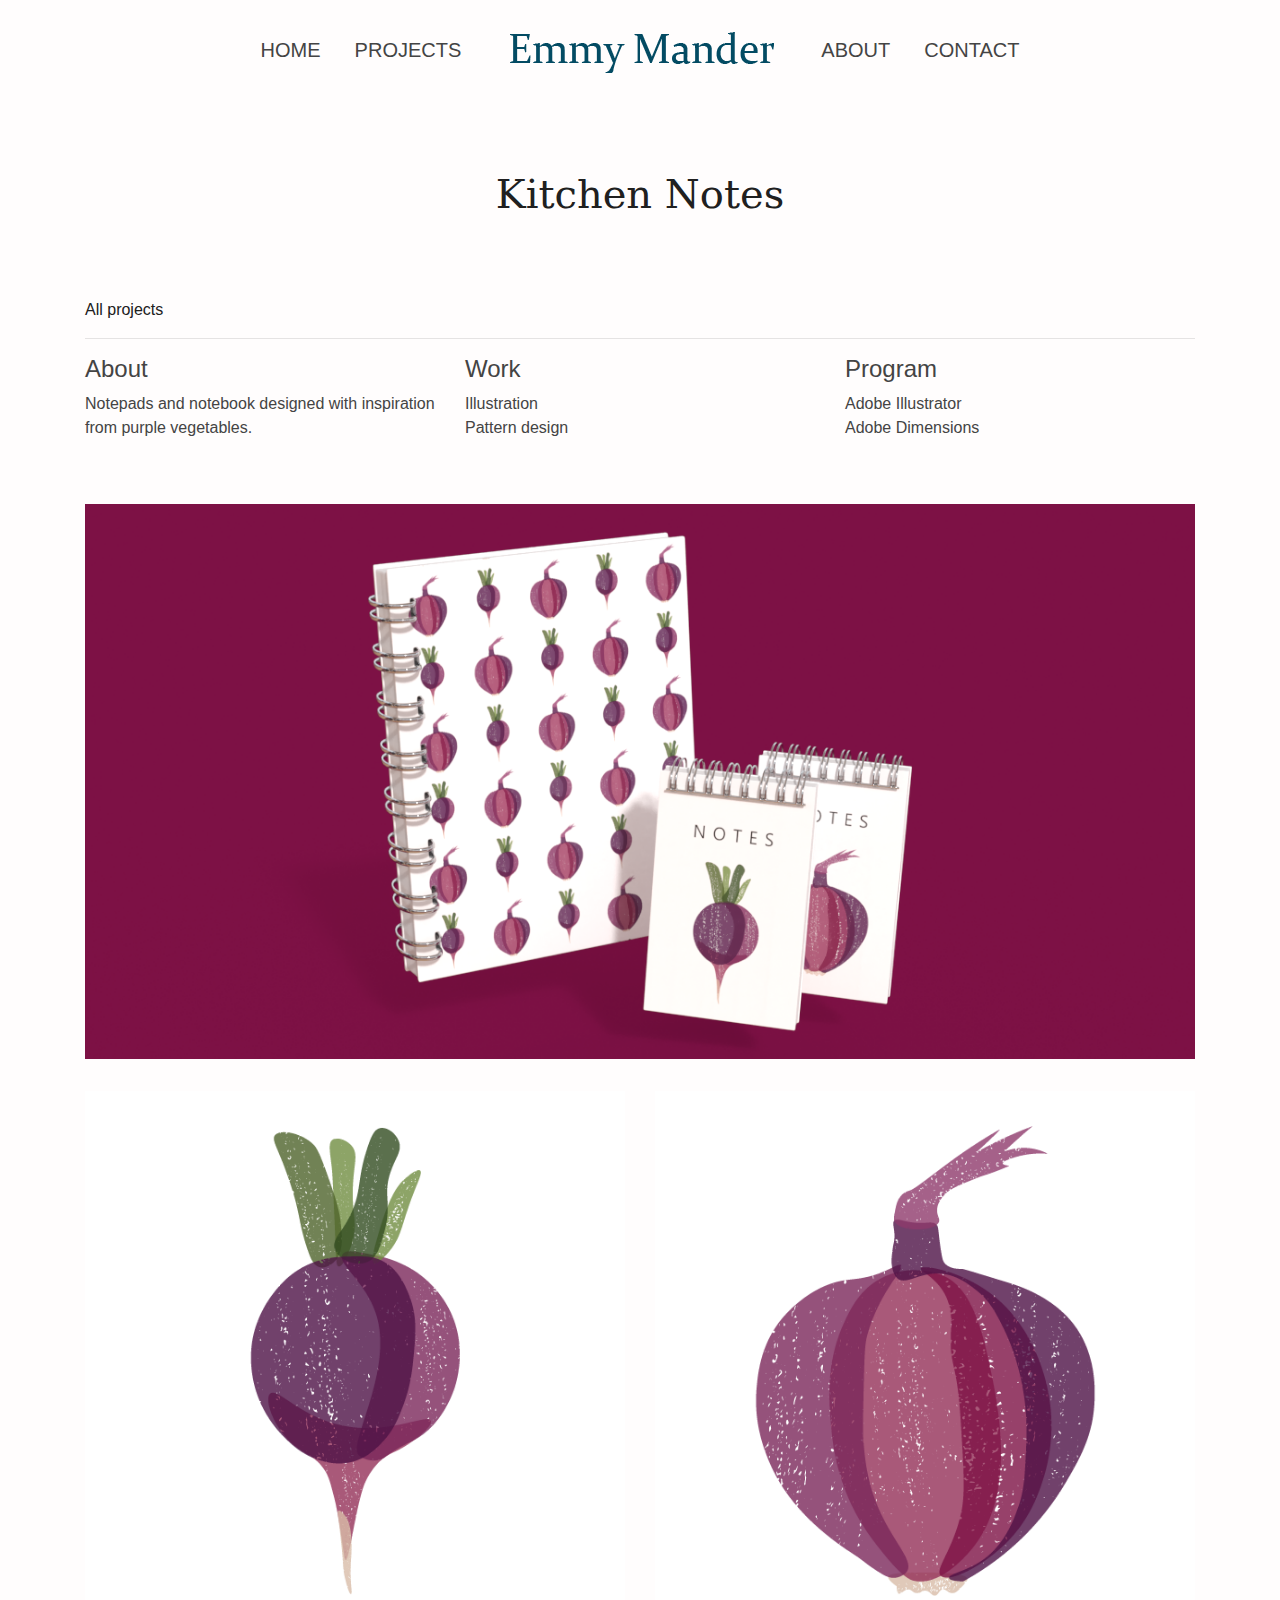
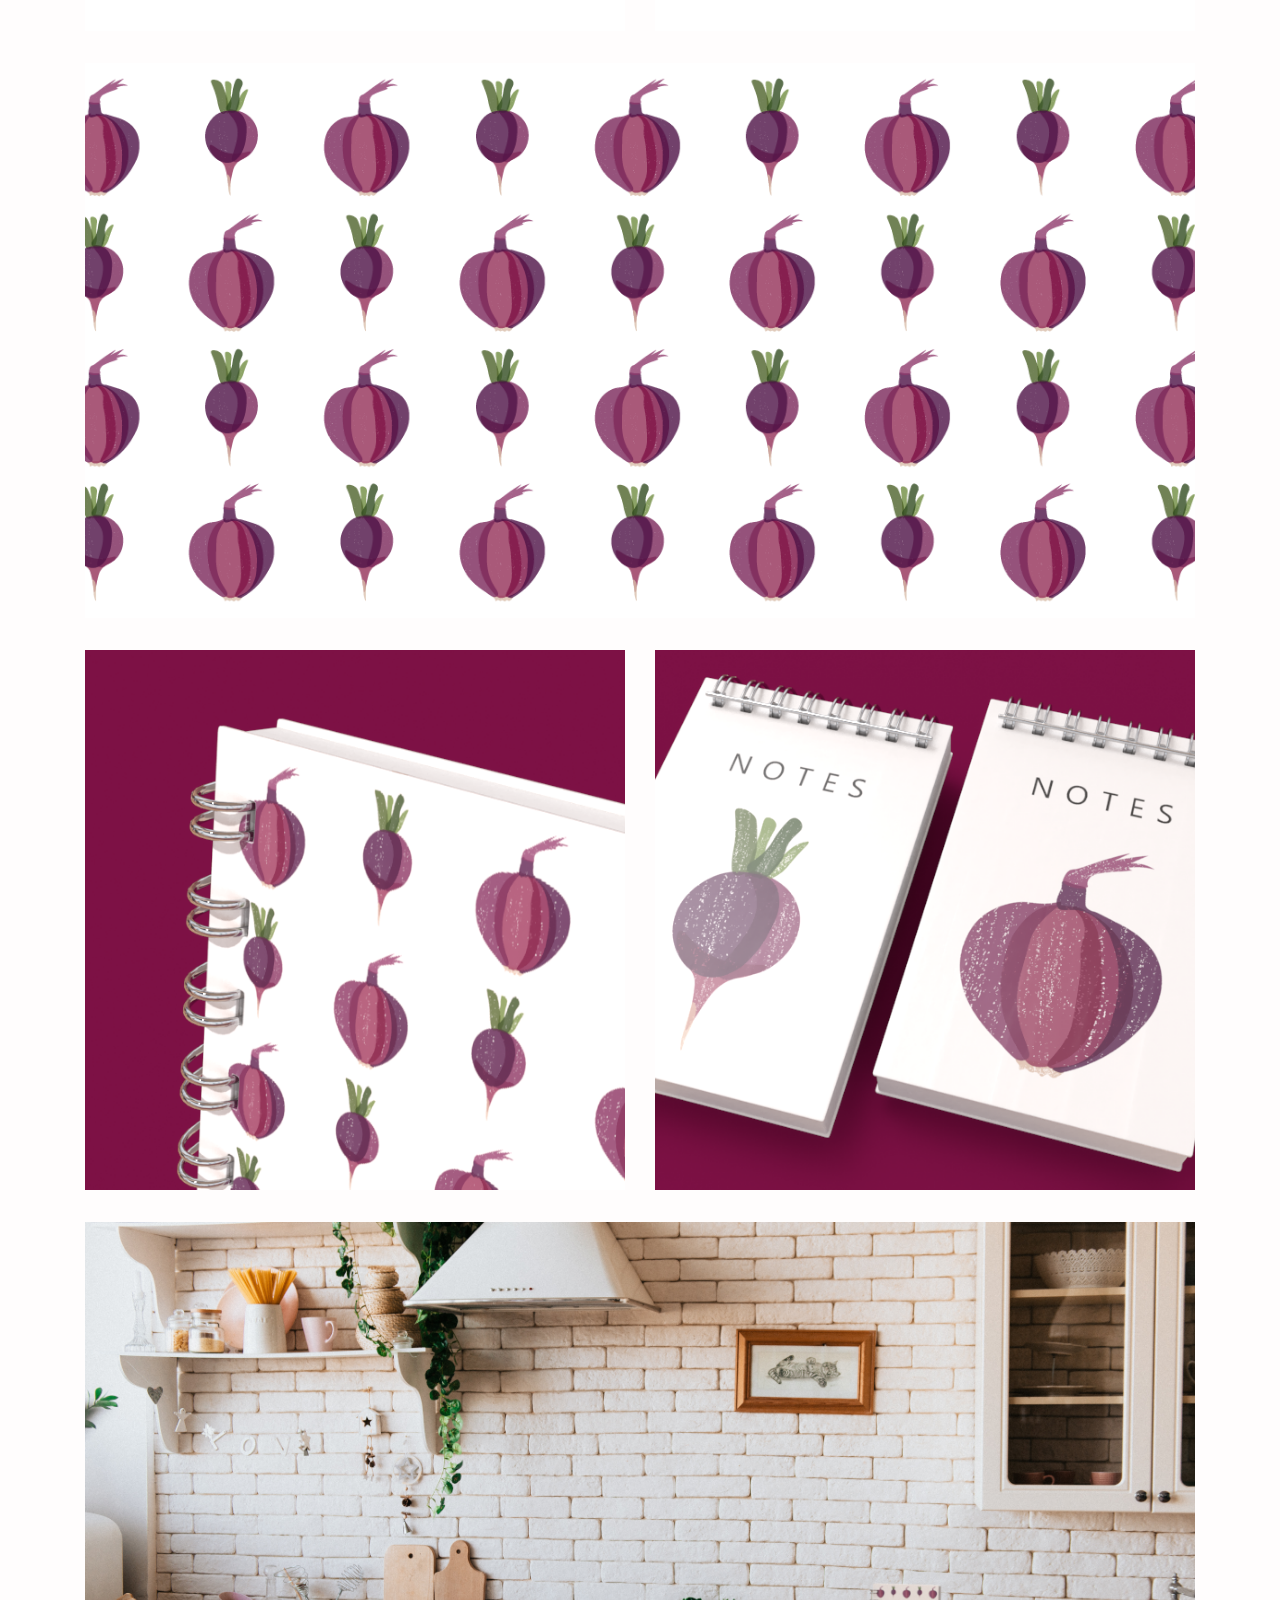
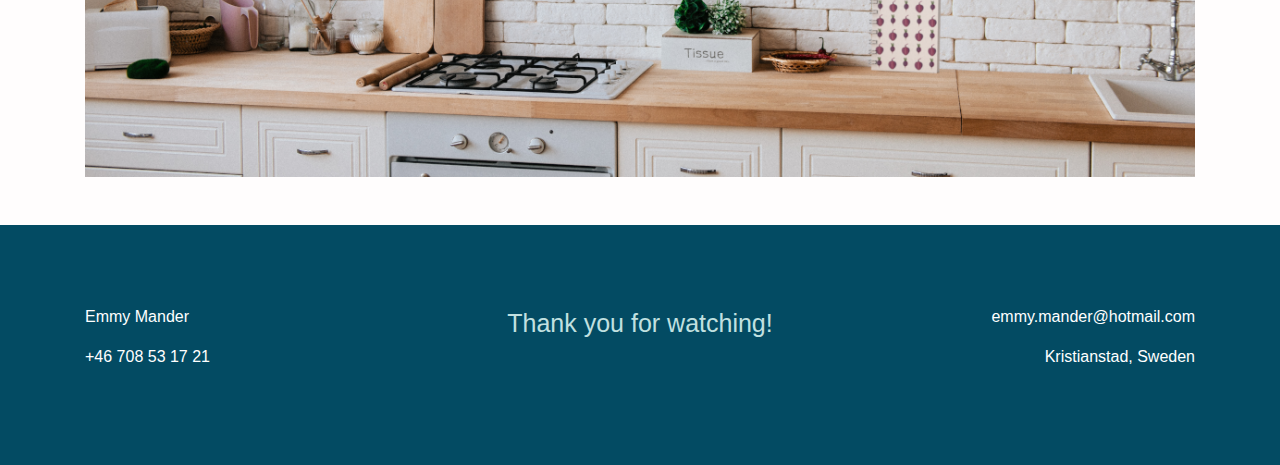
<file: notes.html>
<!DOCTYPE html>
<html lang="sv">

<head>
    <meta charset="utf-8">
    <meta name="viewport" content="width=device-width, initial-scale=1.0">
    <meta http-equiv="X-UA-Compatible" content="ie=edge">
    <title>Emmy Mander Design</title>
    <link rel="icon" href="assets/images/em-design-favicon.png">
    <!-- Bootstrap Core CSS -->
    <link rel="stylesheet" href="assets/css/bootstrap.min.css">
    <!-- Animate CSS -->
    <link rel="stylesheet" href="https://cdnjs.cloudflare.com/ajax/libs/animate.css/3.7.0/animate.min.css">
    <!-- General Styles -->
    <link rel="stylesheet" href="assets/css/style.css">
    <!-- Google Fonts -->
    <link href='https://fonts.googleapis.com/css?family=Sofia' rel='stylesheet'>
    <!-- Font Awesome Link -->
    <link rel="stylesheet" href="https://use.fontawesome.com/releases/v5.8.1/css/all.css"
        integrity="sha384-50oBUHEmvpQ+1lW4y57PTFmhCaXp0ML5d60M1M7uH2+nqUivzIebhndOJK28anvf" crossorigin="anonymous">
</head>

<body>
    <!--================================================
    Navigation
    =================================================-->
    <header>
        <div class="navbar">
            <nav class="navigation">
                <a href="index.html" class="nav-links">Home</a>
                <a href="projects.html" class="nav-links">Projects</a>
                <div class="spacer">
                    <a href="index.html" class="nav-link-ignore"><img class="logo"
                            src="assets/images/emmy-mander-logo.png"></a>
                </div>
                <a href="about.html" class="nav-links">About</a>
                <a href="contact.html" class="nav-links">Contact</a>
            </nav>
        </div>
        <div class="menu-toggle">
            <div class="icon">
                <!-- Burger animation -->
                <div class="hamburger"></div>
            </div>
        </div>
        <div id="navLinksDiv" class="nav-links-div">
            <a href="index.html" class="nav-links-toggle animated fadeIn">Home</a>
            <a href="projects.html" class="nav-links-toggle animated fadeIn">Projects</a>
            <a href="about.html" class="nav-links-toggle animated fadeIn">About</a>
            <a href="contact.html" class="nav-links-toggle animated fadeIn">Contact</a>
        </div>
    </header>
    <!--================================================
    Caption
    =================================================-->
    <section class="caption-heading caption-box">
        <div class="container">
            <h1 class="text-center">Kitchen Notes</h1>
        </div>
    </section>

    <!--================================================
    Information
    =================================================-->
    <div class="container container-project projects-link">
        <a href="projects.html">
            <p><i class="fas fa-chevron-left"></i> All projects</p>
        </a>
        <hr>
        <div class="row">
            <div class="col-md-4">
                <h4>About</h4>
                <p>Notepads and notebook designed with inspiration from purple vegetables.
                </p>
            </div>
            <div class="col-md-4">
                <h4>Work</h4>
                <p>Illustration <br> Pattern design</p>
            </div>
            <div class="col-md-4">
                <h4>Program</h4>
                <p>Adobe Illustrator <br> Adobe Dimensions</p>
            </div>
        </div>
    </div>

    <!--================================================
    Images
    =================================================-->
    <section class="container mt-5">
        <div class="row">
            <div class="col-md-12">
                <img src="assets/images/notes/notes-all.png" class="img-single mb-3" alt="image">
            </div>
        </div>
        <div class="row">
            <div class="col-md-6">
                <img src="assets/images/notes/notes-radish.png" class="img-double my-3" alt="image">
            </div>
            <div class="col-md-6">
                <img src="assets/images/notes/notes-onion.png" class="img-double my-3" alt="image">
            </div>
        </div>
        <div class="row">
            <div class="col-md-12">
                <img src="assets/images/notes/notes-pattern.png" class="img-single my-3" alt="image">
            </div>
        </div>
        <div class="row">
            <div class="col-md-6">
                <img src="assets/images/notes/notebook.png" class="img-double my-3" alt="image">
            </div>
            <div class="col-md-6">
                <img src="assets/images/notes/notepads.png" class="img-double my-3" alt="image">
            </div>
        </div>
        <div class="row">
            <div class="col-md-12">
                <img src="assets/images/notes/notes-environment.png" class="img-single mt-3" alt="image">
            </div>
        </div>
    </section>

    <!--================================================
    Footer
    =================================================-->
    <section class="footer mt-5">
        <div class="container">
            <div class="row footer-info">
                <div class="col-md-4 footer-left">
                    <p>Emmy Mander</p>
                    <p>+46 708 53 17 21</p>
                </div>
                <div class="col-md-4 footer-center">
                    <p class="footer-p-center">Thank you for watching!</p>
                </div>
                <div class="col-md-4 footer-right">
                    <p>emmy.mander@hotmail.com</p>
                    <p>Kristianstad, Sweden</p>
                </div>
            </div>
        </div>
    </section>

    <script src="https://code.jquery.com/jquery-3.3.1.js"></script> <!-- Hämtar funktioner -->
    <script src="https://cdnjs.cloudflare.com/ajax/libs/popper.js/1.14.3/umd/popper.min.js"></script>
    <script src="https://stackpath.bootstrapcdn.com/bootstrap/4.1.3/js/bootstrap.min.js"></script>
    <script type="text/javascript">
        $(document).ready(function () {
            $('.menu-toggle').click(function () {   // Klickfunktion
                $('nav').toggleClass('active');   // Till header nav.active i css
                var x = document.getElementById("navLinksDiv");
                if (!x.style.display || x.style.display === "none") {
                    x.style.display = "block";
                } else {
                    x.style.display = "none";
                }
            });
        })
    </script>
    <!-- För animation burger nedan -->
    <script type="text/javascript">
        $(document).ready(function () {
            $('.icon').click(function () { /*För icon klassen i header*/
                $('.icon').toggleClass('active');
            })
        })   
    </script>
    <script type="text/javascript">
        function myFunction() {
            var x = document.getElementById("navLinksDiv");
            if (x.style.display === "none") {
                x.style.display = "block";
            } else {
                x.style.display = "none";
            }
        }
    </script>
</body>

</html>
</file>
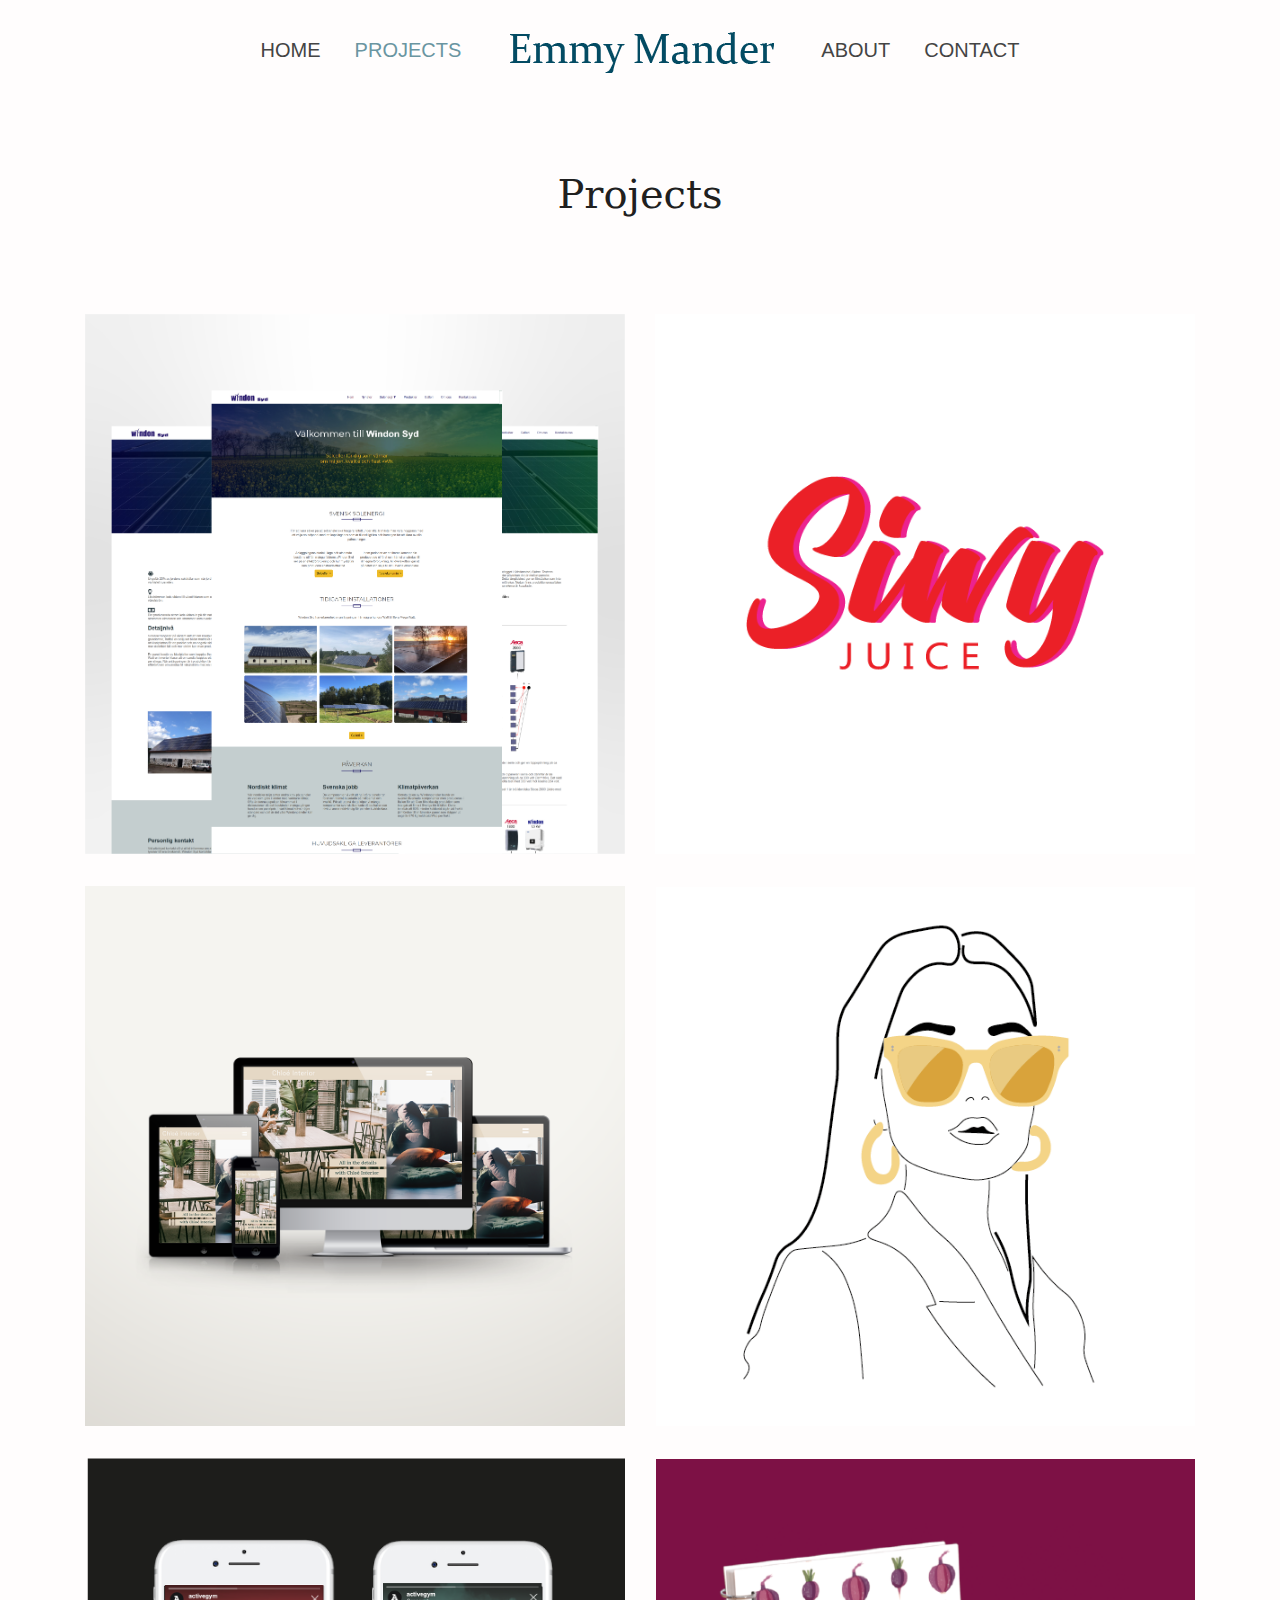
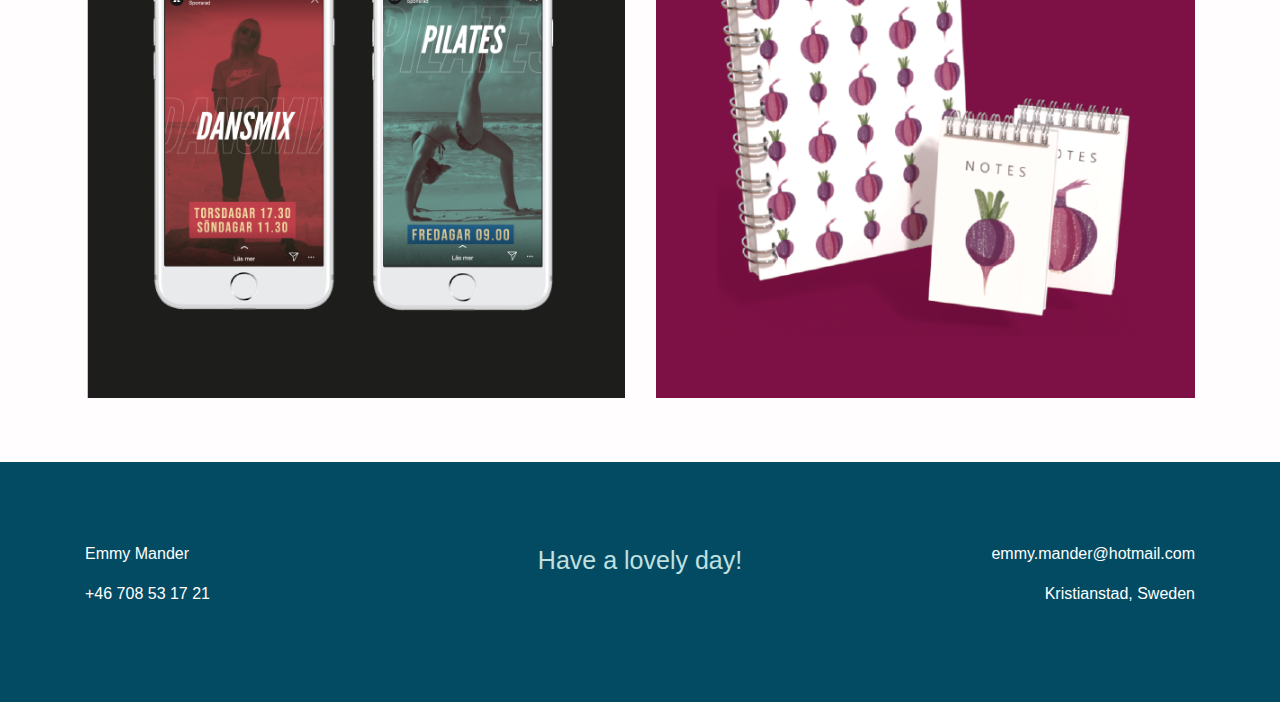
<file: projects.html>
<!DOCTYPE html>
<html lang="sv">

<head>
    <meta charset="utf-8">
    <meta name="viewport" content="width=device-width, initial-scale=1.0">
    <meta http-equiv="X-UA-Compatible" content="ie=edge">
    <title>Emmy Mander Design</title>
    <link rel="icon" href="assets/images/em-design-favicon.png">
    <!-- Bootstrap Core CSS -->
    <link rel="stylesheet" href="assets/css/bootstrap.min.css">
    <!-- Animate CSS -->
    <link rel="stylesheet" href="https://cdnjs.cloudflare.com/ajax/libs/animate.css/3.7.0/animate.min.css">
    <!-- General Styles -->
    <link rel="stylesheet" href="assets/css/style.css">
    <!-- Google Fonts -->
    <link href='https://fonts.googleapis.com/css?family=Sofia' rel='stylesheet'>
    <!-- Font Awesome Link -->
    <link rel="stylesheet" href="https://use.fontawesome.com/releases/v5.8.1/css/all.css"
        integrity="sha384-50oBUHEmvpQ+1lW4y57PTFmhCaXp0ML5d60M1M7uH2+nqUivzIebhndOJK28anvf" crossorigin="anonymous">
</head>

<body>
    <!--================================================
    Navigation
    =================================================-->
    <header>
        <div class="navbar">
            <nav class="navigation">
                <a href="index.html" class="nav-links">Home</a>
                <a href="projects.html" class="nav-links active">Projects</a>
                <div class="spacer">
                    <a href="index.html" class="nav-link-ignore"><img class="logo"
                            src="assets/images/emmy-mander-logo.png"></a>
                </div>
                <a href="about.html" class="nav-links">About</a>
                <a href="contact.html" class="nav-links">Contact</a>
            </nav>
        </div>
        <div class="menu-toggle">
            <div class="icon">
                <!-- Burger animation -->
                <div class="hamburger"></div>
            </div>
        </div>
        <div id="navLinksDiv" class="nav-links-div">
            <a href="index.html" class="nav-links-toggle animated fadeIn">Home</a>
            <a href="projects.html" class="nav-links-toggle animated fadeIn active">Projects</a>
            <a href="about.html" class="nav-links-toggle animated fadeIn">About</a>
            <a href="contact.html" class="nav-links-toggle animated fadeIn">Contact</a>
        </div>
    </header>

    <!--================================================
    Caption
    =================================================-->
    <section class="caption caption-box">
        <div class="container">
            <h1 class="text-center">Projects</h1>
        </div>
    </section>

    <!--================================================
    Images
    =================================================-->
    <section class="container mt-5">
        <div class="row">
            <div class="col-md-6">
                <div class="content my-3">
                    <a href="windonsyd.html">
                        <div class="content-overlay"></div>
                        <img class="content-image" src="assets/images/windonsyd/windonsyd-square-three.png">
                        <div class="content-details fadeIn-bottom">
                            <h3 class="content-title">Windon Syd</h3>
                            <p class="content-text">See project <i class="fas fa-chevron-right"></i></p>
                        </div>
                    </a>
                </div>
            </div>
            <div class="col-md-6">
                <div class="content my-3">
                    <a href="siwy.html">
                        <div class="content-overlay"></div>
                        <img class="content-image" src="assets/images/siwy/siwy-logo-wbg.png">
                        <div class="content-details fadeIn-bottom">
                            <h3 class="content-title">Siwy Juice</h3>
                            <p class="content-text">See project <i class="fas fa-chevron-right"></i></p>
                        </div>
                    </a>
                </div>
            </div>
        </div>
        <div class="row">
            <div class="col-md-6">
                <div class="content my-3">
                    <a href="interior.html">
                        <div class="content-overlay"></div>
                        <img class="content-image" src="assets/images/interior/interior-square-presentation.png">
                        <div class="content-details fadeIn-bottom">
                            <h3 class="content-title">Chloé Interior</h3>
                            <p class="content-text">See project <i class="fas fa-chevron-right"></i></p>
                        </div>
                    </a>
                </div>
            </div>
            <div class="col-md-6">
                <div class="content my-3">
                    <a href="chimi.html">
                        <div class="content-overlay"></div>
                        <img class="content-image" src="assets/images/chimi/chimi-square.png">
                        <div class="content-details fadeIn-bottom">
                            <h3 class="content-title">Chimi Eyewear</h3>
                            <p class="content-text">See project <i class="fas fa-chevron-right"></i></p>
                        </div>
                    </a>
                </div>
            </div>
        </div>
        <div class="row">
            <div class="col-md-6">
                <div class="content my-3">
                    <a href="dancemix.html">
                        <div class="content-overlay"></div>
                        <img class="content-image" src="assets/images/dancemix/dancemix-square-two.png">
                        <div class="content-details fadeIn-bottom">
                            <h3 class="content-title">Dancemix</h3>
                            <p class="content-text">See project <i class="fas fa-chevron-right"></i></p>
                        </div>
                    </a>
                </div>
            </div>
            <div class="col-md-6">
                <div class="content my-3">
                    <a href="notes.html">
                        <div class="content-overlay"></div>
                        <img class="content-image" src="assets/images/notes/notes-all-square.png">
                        <div class="content-details fadeIn-bottom">
                            <h3 class="content-title">Kitchen Notes</h3>
                            <p class="content-text">See project <i class="fas fa-chevron-right"></i></p>
                        </div>
                    </a>
                </div>
            </div>
        </div>
    </section>

    <!--================================================
    Footer
    =================================================-->
    <section class="footer mt-5">
        <div class="container">
            <div class="row footer-info">
                <div class="col-md-4 footer-left">
                    <p>Emmy Mander</p>
                    <p>+46 708 53 17 21</p>
                </div>
                <div class="col-md-4 footer-center">
                    <p class="footer-p-center">Have a lovely day!</p>
                </div>
                <div class="col-md-4 footer-right">
                    <p>emmy.mander@hotmail.com</p>
                    <p>Kristianstad, Sweden</p>
                </div>
            </div>
        </div>
    </section>

    <script src="https://code.jquery.com/jquery-3.3.1.js"></script> <!-- Hämtar funktioner -->
    <script src="https://cdnjs.cloudflare.com/ajax/libs/popper.js/1.14.3/umd/popper.min.js"></script>
    <script src="https://stackpath.bootstrapcdn.com/bootstrap/4.1.3/js/bootstrap.min.js"></script>
    <script type="text/javascript">
        $(document).ready(function () {
            $('.menu-toggle').click(function () {   // Klickfunktion
                $('nav').toggleClass('active');   // Till header nav.active i css
                var x = document.getElementById("navLinksDiv");
                if (!x.style.display || x.style.display === "none") {
                    x.style.display = "block";
                } else {
                    x.style.display = "none";
                }
            });
        })
    </script>
    <!-- För animation burger nedan -->
    <script type="text/javascript">
        $(document).ready(function () {
            $('.icon').click(function () { /*För icon klassen i header*/
                $('.icon').toggleClass('active');
            })
        })   
    </script>
    <script type="text/javascript">
        function myFunction() {
            var x = document.getElementById("navLinksDiv");
            if (x.style.display === "none") {
                x.style.display = "block";
            } else {
                x.style.display = "none";
            }
        }
    </script>
</body>

</html>
</file>
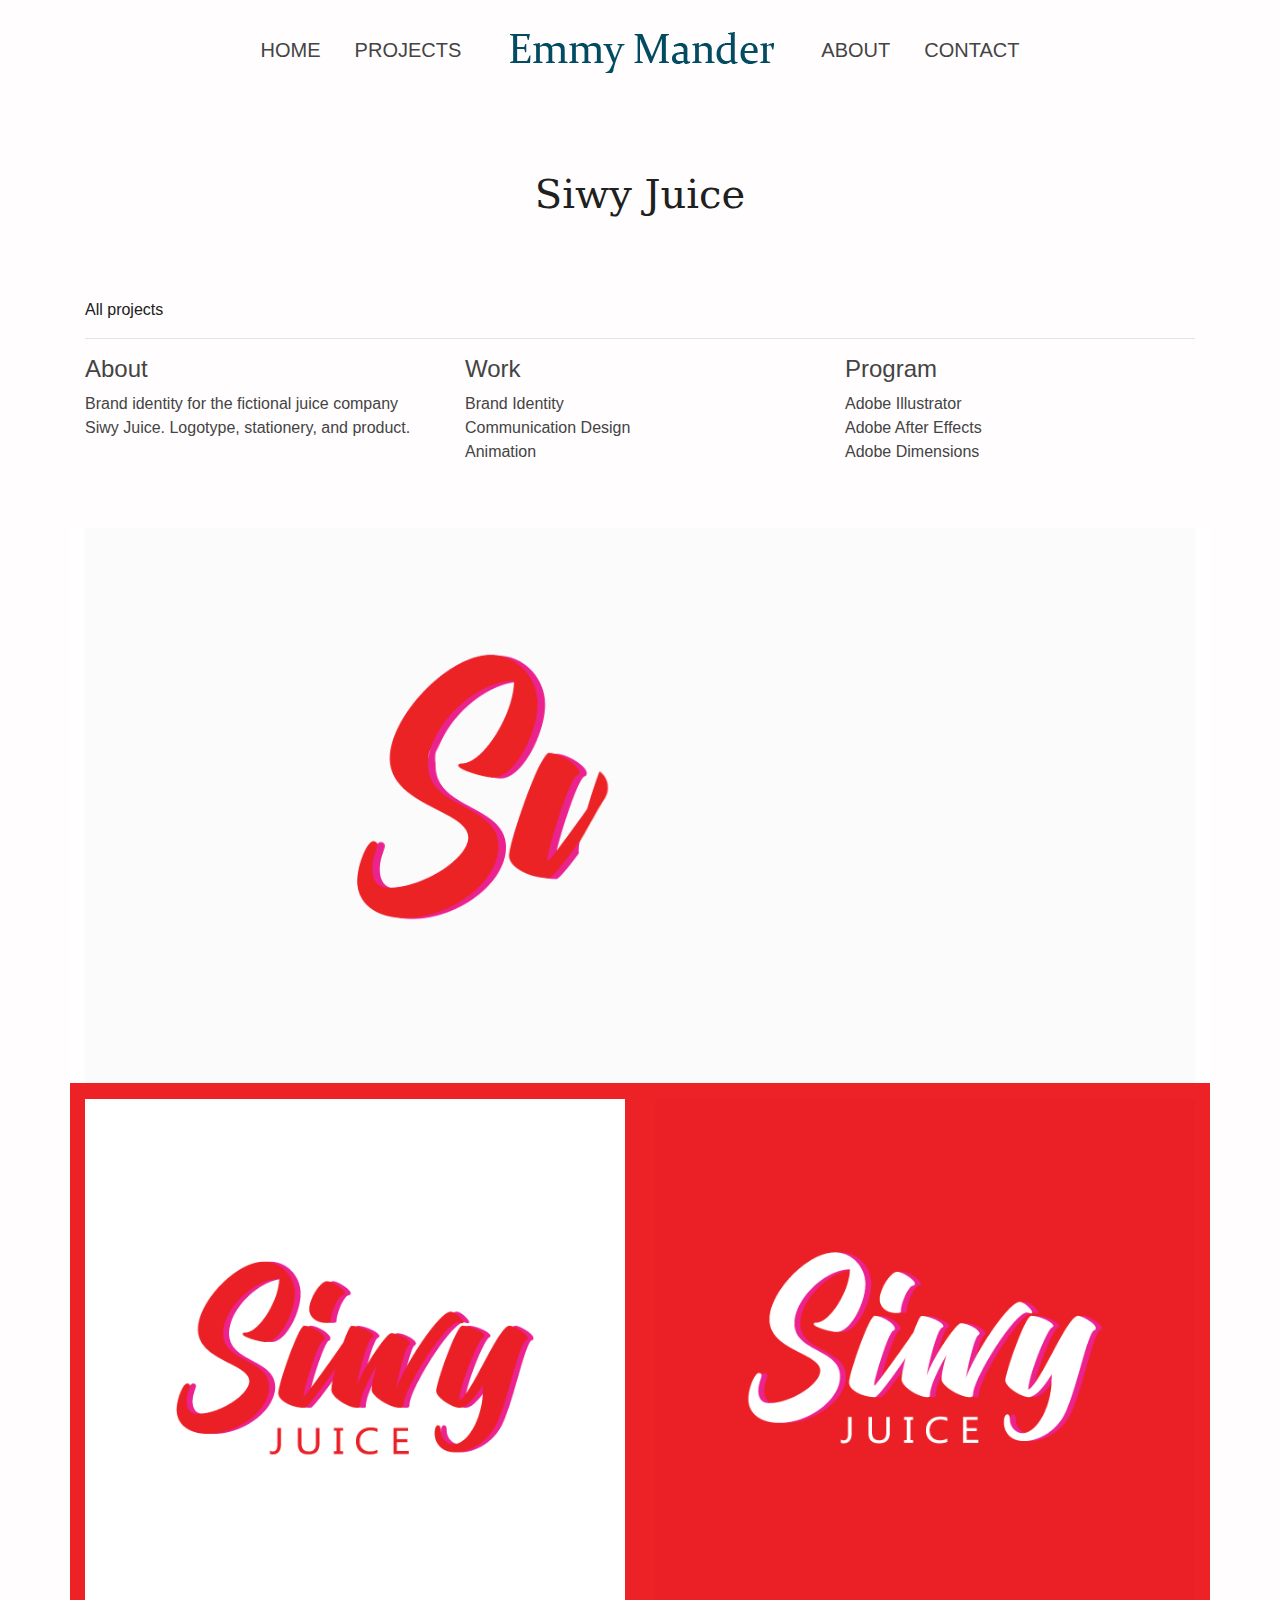
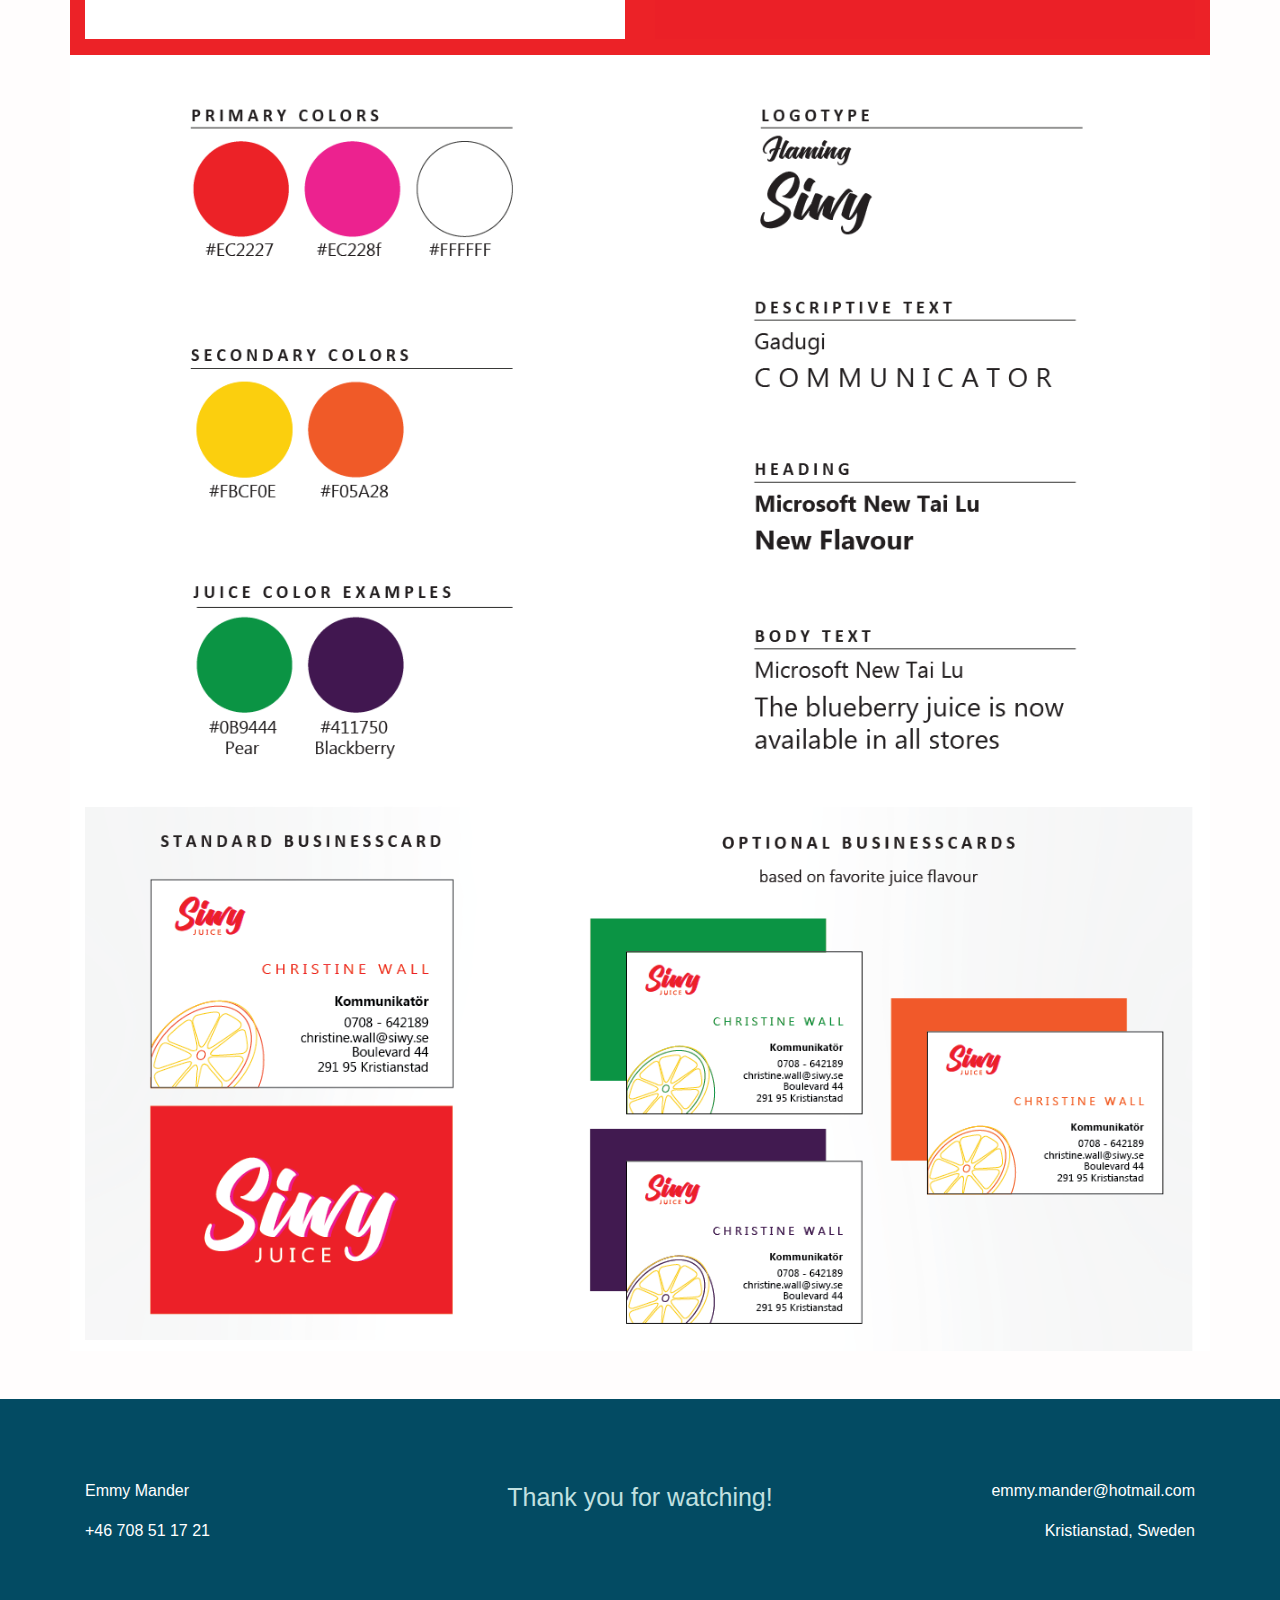
<file: siwy.html>
<!DOCTYPE html>
<html lang="sv">

<head>
    <meta charset="utf-8">
    <meta name="viewport" content="width=device-width, initial-scale=1.0">
    <meta http-equiv="X-UA-Compatible" content="ie=edge">
    <title>Emmy Mander Design</title>
    <link rel="icon" href="assets/images/em-design-favicon.png">
    <!-- Bootstrap Core CSS -->
    <link rel="stylesheet" href="assets/css/bootstrap.min.css">
    <!-- Animate CSS -->
    <link rel="stylesheet" href="https://cdnjs.cloudflare.com/ajax/libs/animate.css/3.7.0/animate.min.css">
    <!-- General Styles -->
    <link rel="stylesheet" href="assets/css/style.css">
    <!-- Google Fonts -->
    <link href='https://fonts.googleapis.com/css?family=Sofia' rel='stylesheet'>
    <!-- Font Awesome Link -->
    <link rel="stylesheet" href="https://use.fontawesome.com/releases/v5.8.1/css/all.css"
        integrity="sha384-50oBUHEmvpQ+1lW4y57PTFmhCaXp0ML5d60M1M7uH2+nqUivzIebhndOJK28anvf" crossorigin="anonymous">
</head>

<body>
    <!--================================================
    Navigation
    =================================================-->
    <header>
        <div class="navbar">
            <nav class="navigation">
                <a href="index.html" class="nav-links">Home</a>
                <a href="projects.html" class="nav-links">Projects</a>
                <div class="spacer">
                    <a href="index.html" class="nav-link-ignore"><img class="logo"
                            src="assets/images/emmy-mander-logo.png"></a>
                </div>
                <a href="about.html" class="nav-links">About</a>
                <a href="contact.html" class="nav-links">Contact</a>
            </nav>
        </div>
        <div class="menu-toggle">
            <div class="icon">
                <!-- Burger animation -->
                <div class="hamburger"></div>
            </div>
        </div>
        <div id="navLinksDiv" class="nav-links-div">
            <a href="index.html" class="nav-links-toggle animated fadeIn">Home</a>
            <a href="projects.html" class="nav-links-toggle animated fadeIn">Projects</a>
            <a href="about.html" class="nav-links-toggle animated fadeIn">About</a>
            <a href="contact.html" class="nav-links-toggle animated fadeIn">Contact</a>
        </div>
    </header>

    <!--================================================
    Caption
    =================================================-->
    <section class="caption-heading caption-box">
        <div class="container">
            <h1 class="text-center">Siwy Juice</h1>
        </div>
    </section>

    <!--================================================
    Information
    =================================================-->
    <div class="container container-project projects-link">
        <a href="projects.html">
            <p><i class="fas fa-chevron-left"></i> All projects</p>
        </a>
        <hr>
        <div class="row">
            <div class="col-md-4">
                <h4>About</h4>
                <p>Brand identity for the fictional juice company Siwy Juice.
                    Logotype, stationery, and product.
                </p>
            </div>
            <div class="col-md-4">
                <h4>Work</h4>
                <p>Brand Identity <br> Communication Design <br> Animation</p>
            </div>
            <div class="col-md-4">
                <h4>Program</h4>
                <p>Adobe Illustrator <br> Adobe After Effects <br> Adobe Dimensions</p>
            </div>
        </div>
    </div>

    <!--================================================
    Images
    =================================================-->
    <section class="container img-container mt-5">
        <div class="row">
            <div class="col-12 bg-white">
                <img src="assets/images/siwy/siwy-logo-animation.gif" class="img-single" alt="image">
            </div>
        </div>
        <div class="row">
            <div class="col-md-6 bg-red">
                <img src="assets/images/siwy/siwy-logo-wbg.png" class="img-double my-3" alt="image">
            </div>
            <div class="col-md-6 bg-red">
                <img src="assets/images/siwy/siwy-logo-rbg.png" class="img-double my-3" alt="image">
            </div>
        </div>
        <div class="row">
            <div class="col-md-6 bg-white">
                <img src="assets/images/siwy/siwy-colors.png" class="img-double mt-3" alt="image">
            </div>
            <div class="col-md-6 bg-white">
                <img src="assets/images/siwy/siwy-typography.png" class="img-double mt-3" alt="image">
            </div>
        </div>
        <div class="row">
            <div class="col-md-5 bg-white">
                <img src="assets/images/siwy/siwy-standard.png" class="img-double mt-3" alt="image">
            </div>
            <div class="col-md-7 bg-white">
                <img src="assets/images/siwy/siwy-optional.png" class="img-double mt-3" alt="image">
            </div>
        </div>
    </section>

    <!--================================================
    Footer
    =================================================-->
    <section class="footer mt-5">
        <div class="container">
            <div class="row footer-info">
                <div class="col-md-4 footer-left">
                    <p>Emmy Mander</p>
                    <p>+46 708 51 17 21</p>
                </div>
                <div class="col-md-4 footer-center">
                    <p class="footer-p-center">Thank you for watching!</p>
                </div>
                <div class="col-md-4 footer-right">
                    <p>emmy.mander@hotmail.com</p>
                    <p>Kristianstad, Sweden</p>
                </div>
            </div>
        </div>
    </section>

    <script src="https://code.jquery.com/jquery-3.3.1.js"></script> <!-- Hämtar funktioner -->
    <script src="https://cdnjs.cloudflare.com/ajax/libs/popper.js/1.14.3/umd/popper.min.js"></script>
    <script src="https://stackpath.bootstrapcdn.com/bootstrap/4.1.3/js/bootstrap.min.js"></script>
    <script type="text/javascript">
        $(document).ready(function () {
            $('.menu-toggle').click(function () {   // Klickfunktion
                $('nav').toggleClass('active');   // Till header nav.active i css
                var x = document.getElementById("navLinksDiv");
                if (!x.style.display || x.style.display === "none") {
                    x.style.display = "block";
                } else {
                    x.style.display = "none";
                }
            });
        })
    </script>
    <!-- För animation burger nedan -->
    <script type="text/javascript">
        $(document).ready(function () {
            $('.icon').click(function () { /*För icon klassen i header*/
                $('.icon').toggleClass('active');
            })
        })   
    </script>
    <script type="text/javascript">
        function myFunction() {
            var x = document.getElementById("navLinksDiv");
            if (x.style.display === "none") {
                x.style.display = "block";
            } else {
                x.style.display = "none";
            }
        }
    </script>
</body>

</html>
</file>
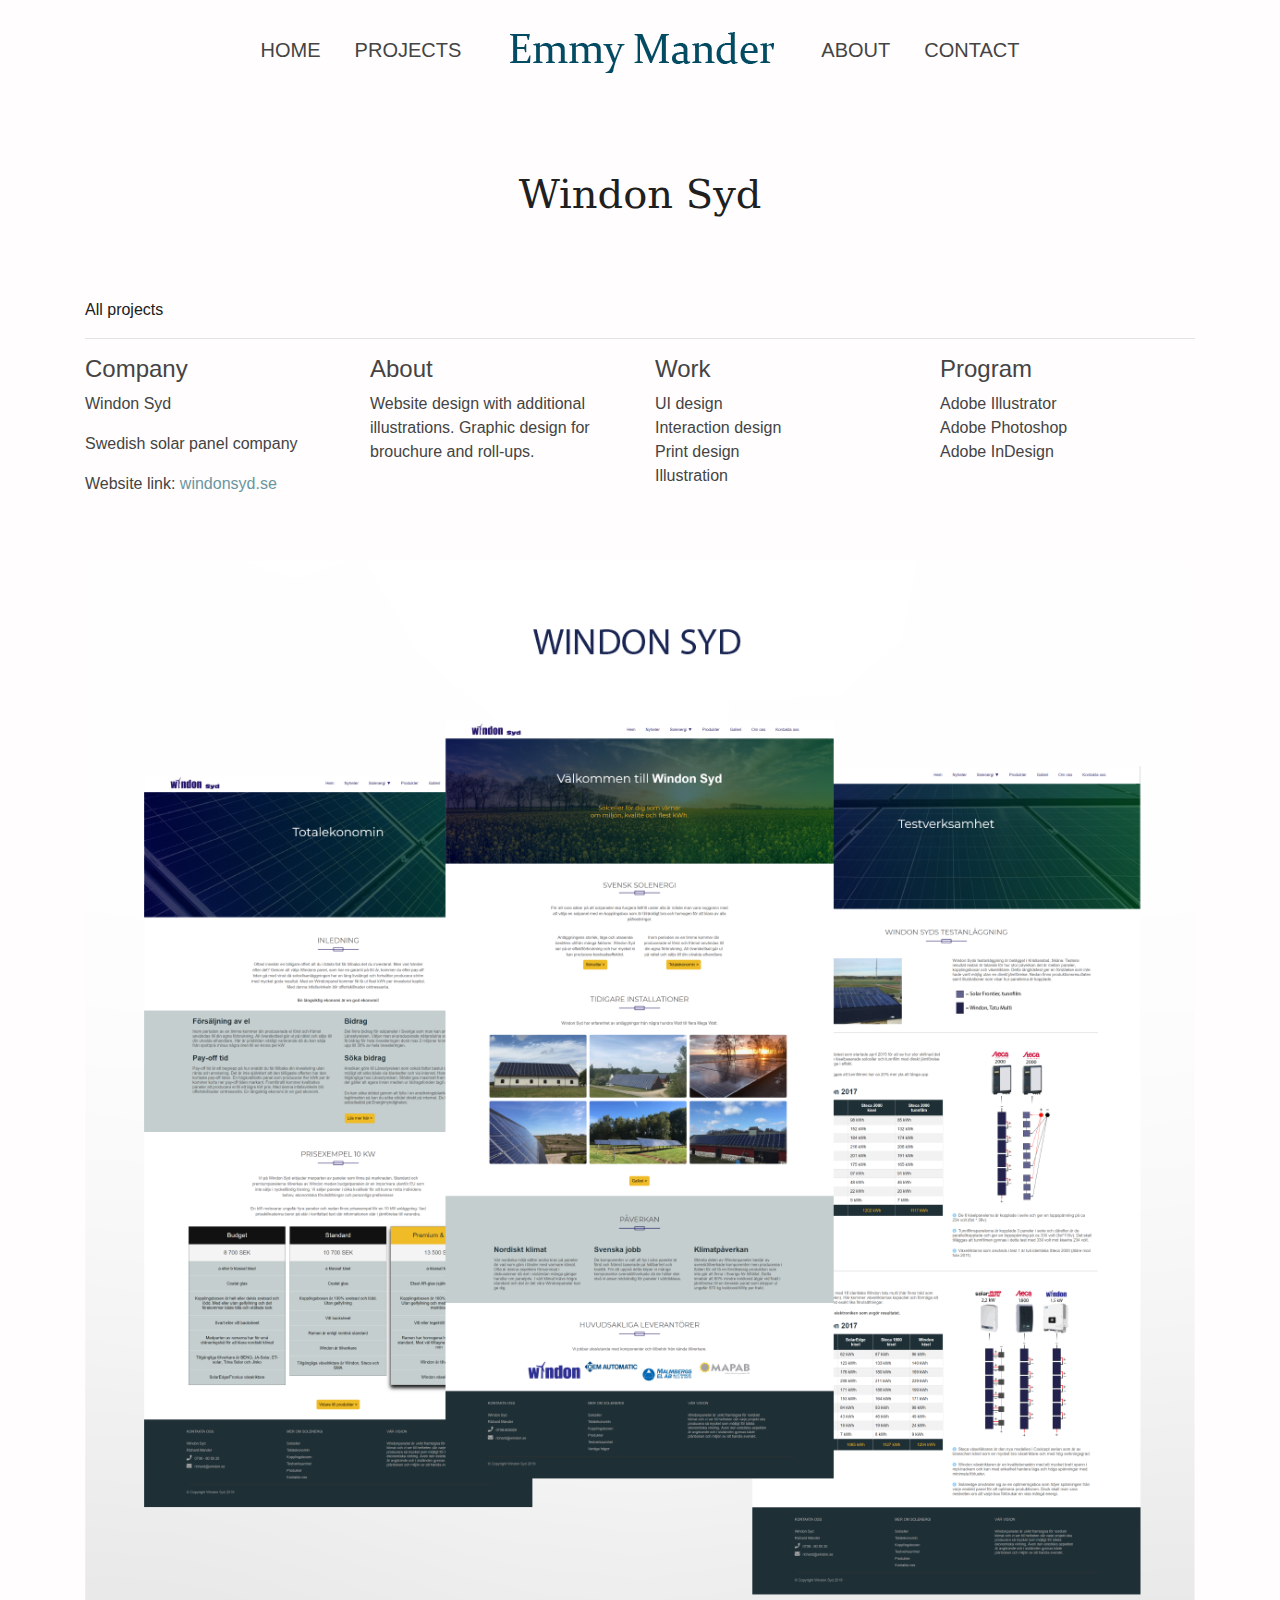
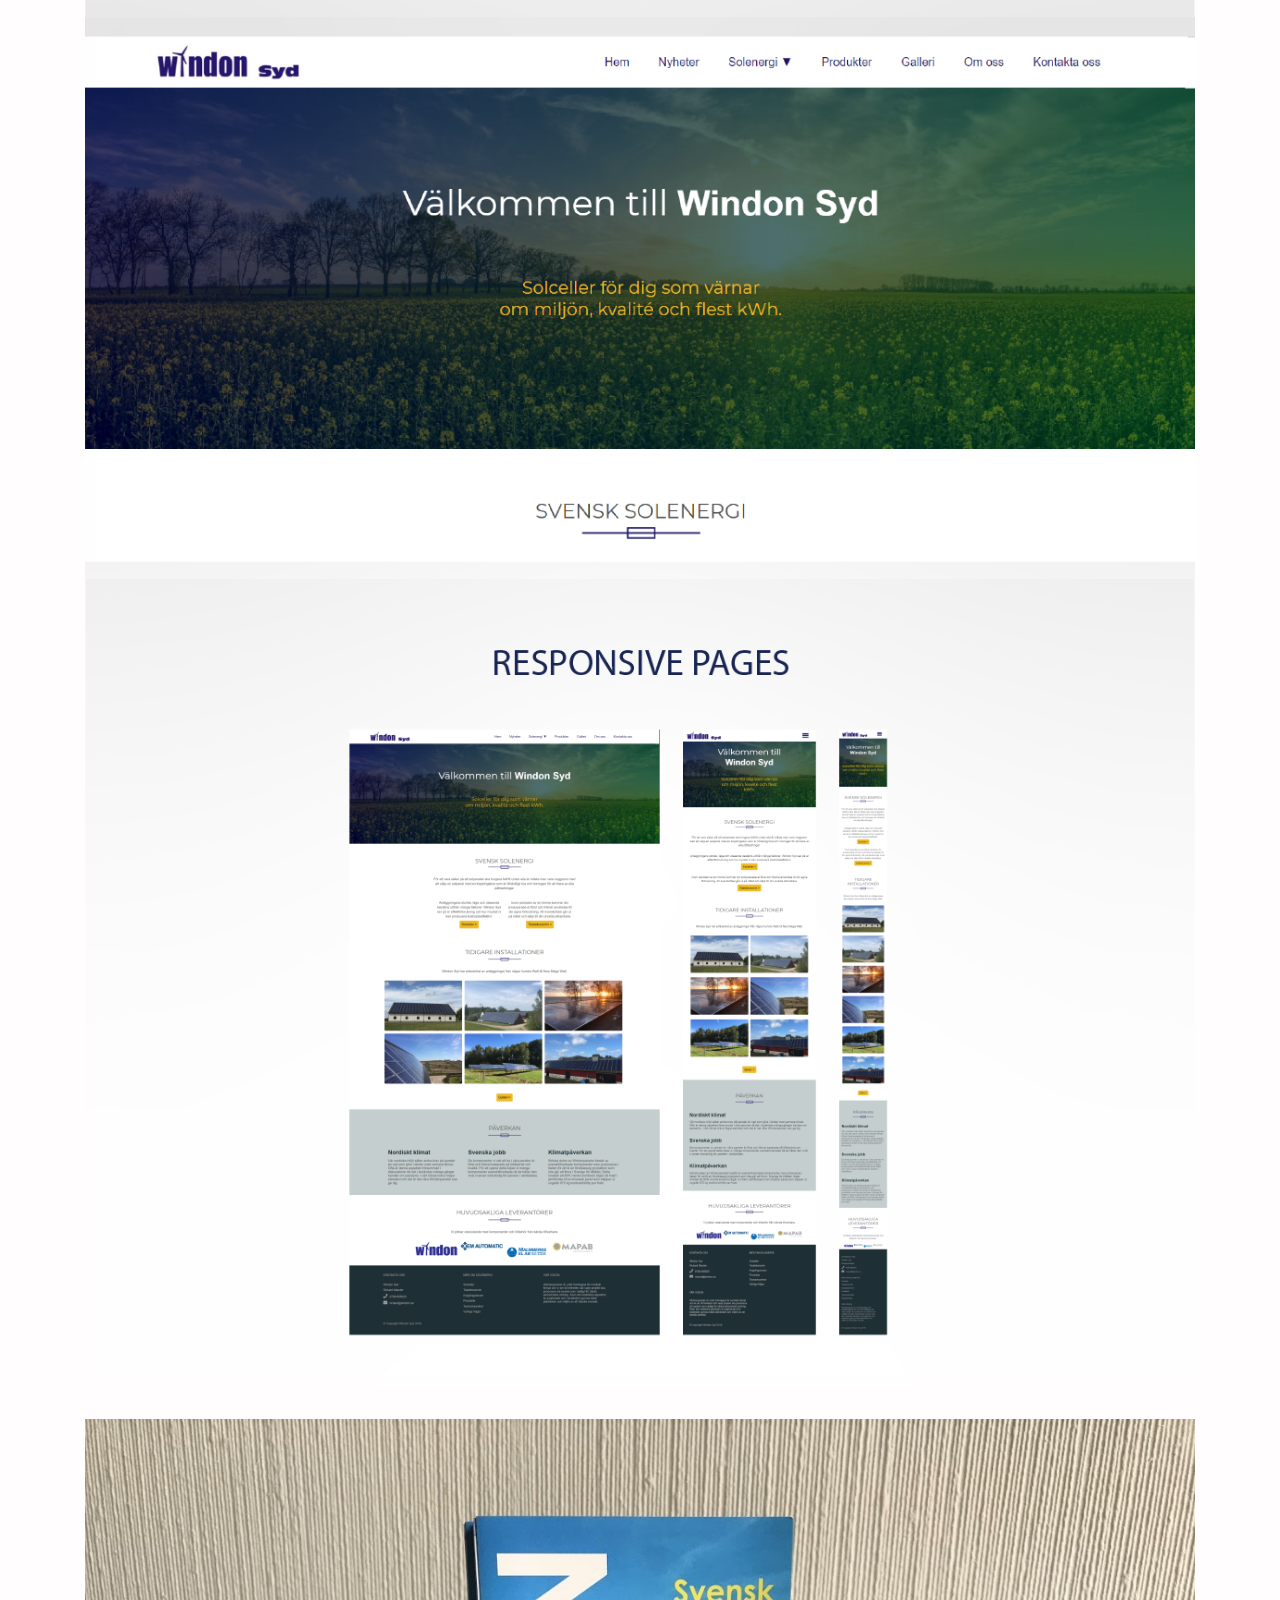
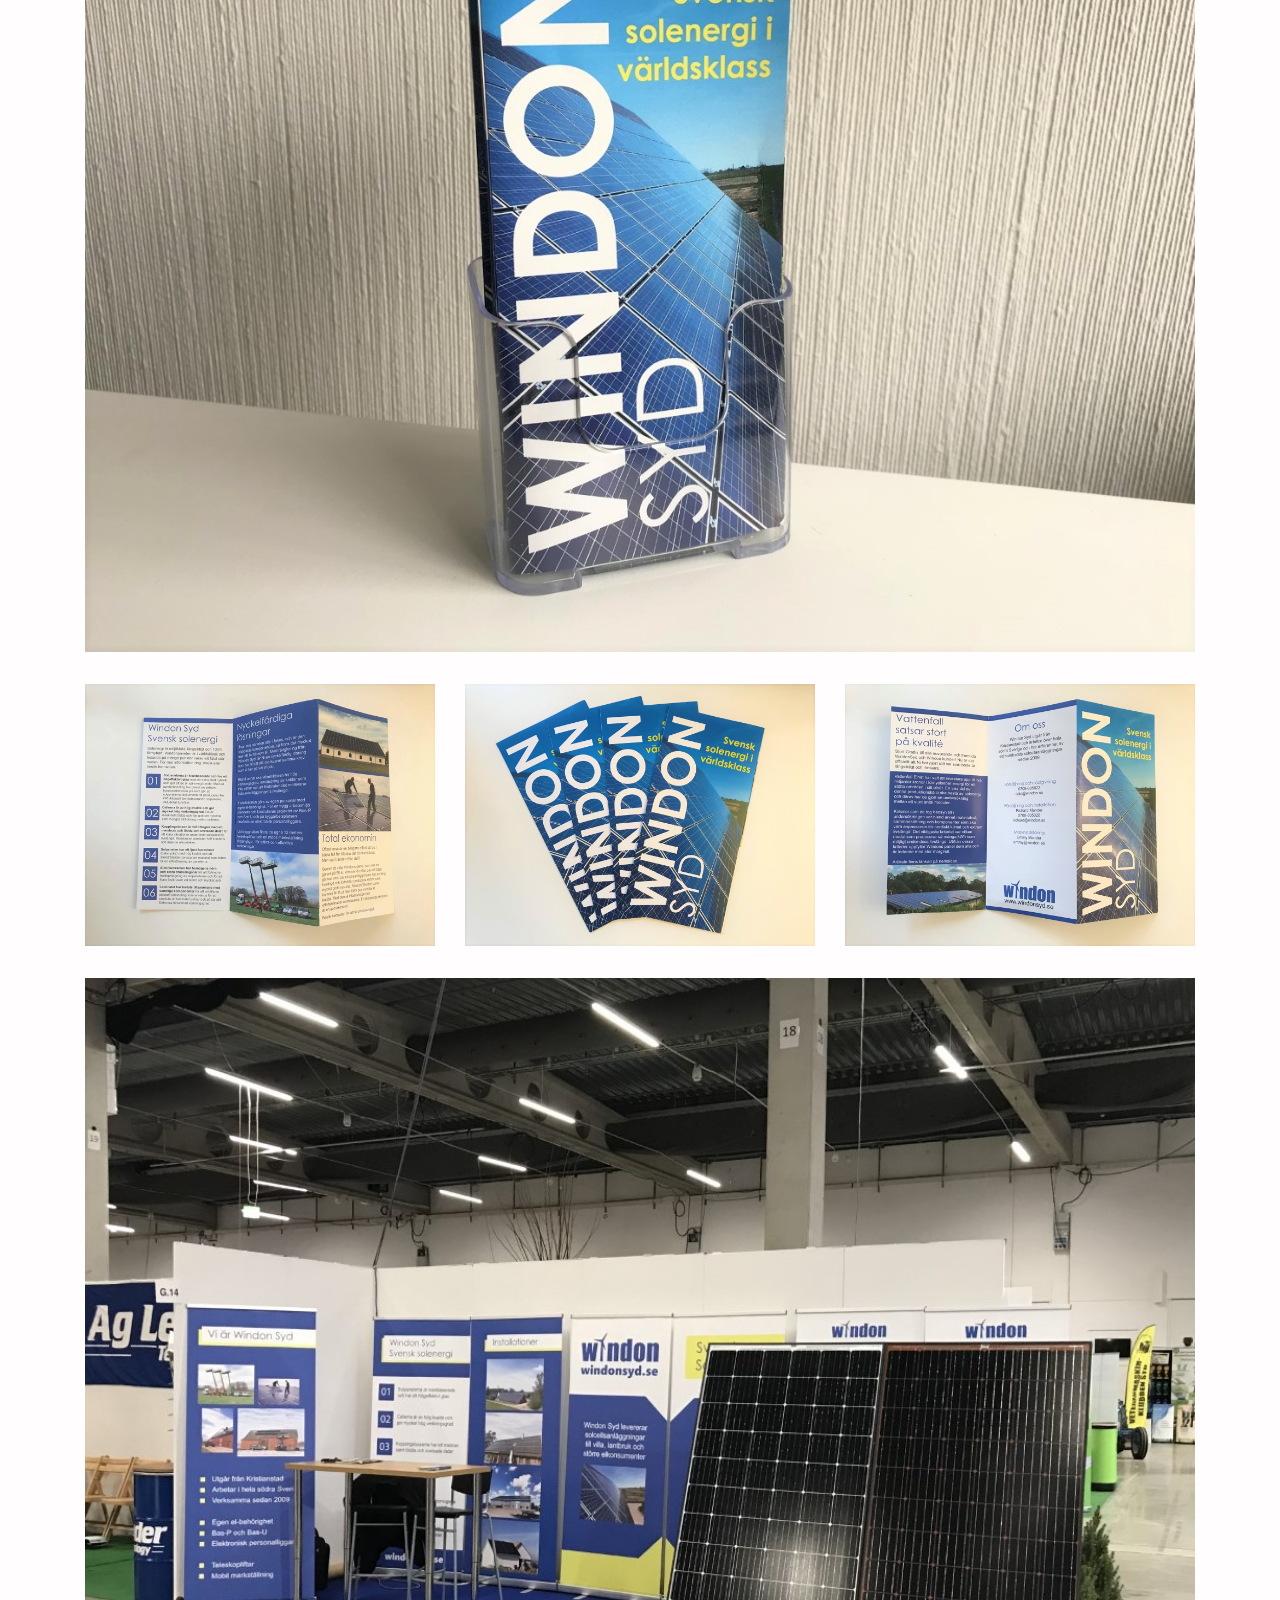
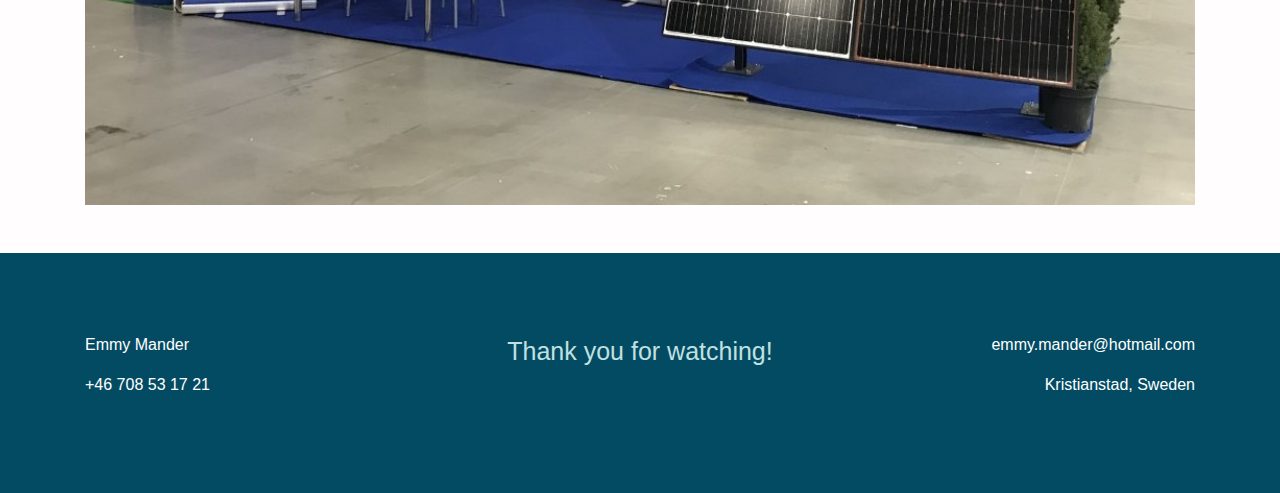
<file: windonsyd.html>
<!DOCTYPE html>
<html lang="sv">

<head>
    <meta charset="utf-8">
    <meta name="viewport" content="width=device-width, initial-scale=1.0">
    <meta http-equiv="X-UA-Compatible" content="ie=edge">
    <title>Emmy Mander Design</title>
    <link rel="icon" href="assets/images/em-design-favicon.png">
    <!-- Bootstrap Core CSS -->
    <link rel="stylesheet" href="assets/css/bootstrap.min.css">
    <!-- Animate CSS -->
    <link rel="stylesheet" href="https://cdnjs.cloudflare.com/ajax/libs/animate.css/3.7.0/animate.min.css">
    <!-- General Styles -->
    <link rel="stylesheet" href="assets/css/style.css">
    <!-- Google Fonts -->
    <link href='https://fonts.googleapis.com/css?family=Sofia' rel='stylesheet'>
    <!-- Font Awesome Link -->
    <link rel="stylesheet" href="https://use.fontawesome.com/releases/v5.8.1/css/all.css"
        integrity="sha384-50oBUHEmvpQ+1lW4y57PTFmhCaXp0ML5d60M1M7uH2+nqUivzIebhndOJK28anvf" crossorigin="anonymous">
</head>

<body>
    <!--================================================
    Navigation
    =================================================-->
    <header>
        <div class="navbar">
            <nav class="navigation">
                <a href="index.html" class="nav-links">Home</a>
                <a href="projects.html" class="nav-links">Projects</a>
                <div class="spacer">
                    <a href="index.html" class="nav-link-ignore"><img class="logo"
                            src="assets/images/emmy-mander-logo.png"></a>
                </div>
                <a href="about.html" class="nav-links">About</a>
                <a href="contact.html" class="nav-links">Contact</a>
            </nav>
        </div>
        <div class="menu-toggle">
            <div class="icon">
                <!-- Burger animation -->
                <div class="hamburger"></div>
            </div>
        </div>
        <div id="navLinksDiv" class="nav-links-div">
            <a href="index.html" class="nav-links-toggle animated fadeIn">Home</a>
            <a href="projects.html" class="nav-links-toggle animated fadeIn">Projects</a>
            <a href="about.html" class="nav-links-toggle animated fadeIn">About</a>
            <a href="contact.html" class="nav-links-toggle animated fadeIn">Contact</a>
        </div>
    </header>

    <!--================================================
    Caption
    =================================================-->
    <section class="caption-heading caption-box">
        <div class="container">
            <h1 class="text-center">Windon Syd</h1>
        </div>
    </section>

    <!--================================================
    Information
    =================================================-->
    <div class="container container-project projects-link">
        <a href="projects.html">
            <p><i class="fas fa-chevron-left"></i> All projects</p>
        </a>
        <hr>
        <div class="row">
            <div class="col-md-3">
                <h4>Company</h4>
                <p>Windon Syd</p>
                <p>Swedish solar panel company</p>
                <p class="about-link">Website link: <a href="http://www.windonsyd.se">windonsyd.se</a></p>
            </div>
            <div class="col-md-3">
                <h4>About</h4>
                <p>
                    Website design with additional illustrations.
                    Graphic design for brouchure and roll-ups.
                </p>
            </div>
            <div class="col-md-3">
                <h4>Work</h4>
                <p>UI design <br> Interaction design <br> Print design <br> Illustration</p>
            </div>
            <div class="col-md-3">
                <h4>Program</h4>
                <p>Adobe Illustrator <br> Adobe Photoshop <br> Adobe InDesign</p>
            </div>
        </div>
    </div>

    <!--================================================
    Images
    =================================================-->
    <section class="container mt-5">
        <div class="row">
            <div class="col-md-12">
                <img src="assets/images/windonsyd/windonsyd-three.png" class="img-single" alt="image">
            </div>
        </div>
        <div class="row">
            <div class="col-md-12">
                <img alt="Windon Syd webbsida" src="assets/images/windonsyd/windonsyd-landingpage.png">
            </div>
        </div>
        <div class="row">
            <div class="col-md-12">
                <img src="assets/images/windonsyd/windonsyd-responsive.png" class="img-single mb-3" alt="image">
            </div>
        </div>
        <div class="row">
            <div class="col-md-12">
                <img src="assets/images/windonsyd/windonsyd-brochure-horizontal.jpg" class="img-double my-3"
                    alt="image">
            </div>
        </div>
        <div class="row">
            <div class="col-md-4">
                <img src="assets/images/windonsyd/windonsyd-brochure-inside.jpg" class="img-double my-3" alt="image">
            </div>
            <div class="col-md-4">
                <img src="assets/images/windonsyd/windonsyd-brochure-four.jpg" class="img-double my-3" alt="image">
            </div>
            <div class="col-md-4">
                <img src="assets/images/windonsyd/windonsyd-brochure-outside.jpg" class="img-double my-3" alt="image">
            </div>
        </div>
        <div class="row">
            <div class="col-md-12">
                <img src="assets/images/windonsyd/windonsyd-roll-ups.jpg" class="img-single mt-3" alt="image">
            </div>
        </div>
    </section>

    <!--================================================
    Footer
    =================================================-->
    <section class="footer mt-5">
        <div class="container">
            <div class="row footer-info">
                <div class="col-md-4 footer-left">
                    <p>Emmy Mander</p>
                    <p>+46 708 53 17 21</p>
                </div>
                <div class="col-md-4 footer-center">
                    <p class="footer-p-center">Thank you for watching!</p>
                </div>
                <div class="col-md-4 footer-right">
                    <p>emmy.mander@hotmail.com</p>
                    <p>Kristianstad, Sweden</p>
                </div>
            </div>
        </div>
    </section>

    <script src="https://code.jquery.com/jquery-3.3.1.js"></script> <!-- Hämtar funktioner -->
    <script src="https://cdnjs.cloudflare.com/ajax/libs/popper.js/1.14.3/umd/popper.min.js"></script>
    <script src="https://stackpath.bootstrapcdn.com/bootstrap/4.1.3/js/bootstrap.min.js"></script>
    <script type="text/javascript">
        $(document).ready(function () {
            $('.menu-toggle').click(function () {   // Klickfunktion
                $('nav').toggleClass('active');   // Till header nav.active i css
                var x = document.getElementById("navLinksDiv");
                if (!x.style.display || x.style.display === "none") {
                    x.style.display = "block";
                } else {
                    x.style.display = "none";
                }
            });
        })
    </script>
    <!-- För animation burger nedan -->
    <script type="text/javascript">
        $(document).ready(function () {
            $('.icon').click(function () { /*För icon klassen i header*/
                $('.icon').toggleClass('active');
            })
        })   
    </script>
    <script type="text/javascript">
        function myFunction() {
            var x = document.getElementById("navLinksDiv");
            if (x.style.display === "none") {
                x.style.display = "block";
            } else {
                x.style.display = "none";
            }
        }
    </script>
</body>

</html>
</file>
<file: assets/css/style.css>
/*-------------------------------------------------------
# General 
-------------------------------------------------------*/
body {
    background-color: #fffdfd;
    color: #444444;
}

/*-------------------------------------------------------
# Header
-------------------------------------------------------*/
.navbar {
    margin-top: 10px;
    justify-content: center;
  }
  
  img {
    max-width:100%;
  }

  .logo {
    display: flex;
    flex-direction: row;
    align-items: flex-start;
    justify-content: center;
  }

  .logo > img {
    max-width:120px;
  }

  .navigation{
    display: flex;
    flex-direction: row;
    justify-content: center;
  }

  .navigation a {
    display: block;
    text-decoration: none;
    padding: 17px;
    color: inherit;
    text-transform: uppercase;
    font-family: 'roboto', 'arial', 'sans-serif';
    font-size: 20px;
  }

  .nav-link-ignore {
    display: flex !important;
    justify-content: center;
    padding: 0px !important;
  }

  .navigation a:hover,
  .navigation .active {
    color: #6a95a1;
  }

  .spacer {
    display: flex;
    flex-direction: row;
    align-items: center;
    justify-content: center;
    margin: 5px 30px;
  }

  .nav-links-toggle {
    display: block;
    text-decoration: none;
    padding: 17px;
    color: inherit;
    text-transform: uppercase;
    font-family: 'roboto', 'arial', 'sans-serif';
    font-size: 20px;
    list-style: none;
    text-align: center;
    justify-content: center;
  }

  .nav-links-div a:hover,
  .nav-links-div .active {
    color: #6a95a1;
    text-decoration: none;
  }

  .nav-links-div {
    display: none;
    margin-top: 20px;
    margin-bottom: 20px;
  }
  
  /*För mindre skärmar links*/
  @media (max-width: 850px) {
    .nav-links {
      display: none !important;
    }
  
  }
  
  /*För mindre skärmar links*/
  @media (min-width: 850px) {
   .nav-links-toggle {
     display: none;
   }

  }
  
  /*För mindre skärmar logo*/
  @media (max-width: 500px) {
    .navbar{
      max-width: 90%;
    }
    .spacer {
      margin: 0;
    }
    .logo {
      max-width: 100%;
    }
  
  }
  
  @media (max-width: 400px) {
    .navbar{
      max-width: 80%;
    }

  }
  
  /*-------------------------------------------------------
  # Navigation burger
  -------------------------------------------------------*/
  /*För större skärmar*/
  @media (min-width: 850px) {
    .menu-toggle {
      display: none !important;
    }
  
  }

  @media (max-width: 340px) {
    .icon {
      right: -20px !important;
      top: 35px !important;
    }
  
  }
  
  .menu-toggle {
    color: #23136B;
    float: right;
    line-height: 50px;
    font-size: 24px;
    cursor: pointer;
    display: visible;
  }
  
  /* Burger animation */
  
  /*Stolek på ikonen som helhet som är klickbart*/
  .icon {
    position: absolute;
    top: 40px;
    right: -10px;
    transform: translate(-50%, -50%);
    width: 60px;
    height: 60px;
    cursor: pointer;
  }

  /*Mittenstrecket i hamburgaren*/
  .hamburger {
    width: 35px;
    height: 6px;
    background: #034b63;
    position: absolute;
    top: 50%;
    left: 50%;
    transform: translate(-50%, -50%);
    
    transition: .5s;
  }

  /*före och efter*/
  .hamburger:before,
  .hamburger:after {
    content: '';
    position: absolute;
    width: 35px;
    height: 6px;
    background: #034b63;
    box-shadow: 0 2px 5px rgba(0,0,0,.2);
    transition: .5s;
  }

  /*Strecket ovanför mitten*/
  .hamburger:before {
    top: -10px;
  }

  /*Strecket under mitten*/
  .hamburger:after {
    top: 10px;
  }

  /*Mittenstrecket försvinna*/
  .icon.active .hamburger {
    background: rgba(0,0,0,0);
  }

  /*Roterar övre strecket*/
  .icon.active .hamburger:before {
    top: 0;
    transform: rotate(-45deg);
  }

  /*Roterar undre strecket*/
  .icon.active .hamburger:after {
    top: 0;
    transform: rotate(45deg);
  }
    

/*-------------------------------------------------------
# Caption
-------------------------------------------------------*/
.caption-box {
    max-width: 800px;
    margin: auto;
}
.caption {
    color: #202020;
    font-family: 'Frank Ruhl Libre', 'serif';
    font-size: 64px;
    font-weight: 700;
    margin-top: 80px;
    margin-bottom: 80px;
}

.caption-heading {
    color: #202020;
    font-family: 'Frank Ruhl Libre', 'serif';
    font-size: 64px;
    font-weight: 700;
    margin-top: 80px;
    margin-bottom: 80px;
}

.projects-link a {
    color: #202020;
    text-decoration: none;
}

.projects-link a:hover {
    color: #6a95a1;;
}

.all-projects-row a:hover {
  color: #034b63;
  text-decoration: none;
}
.all-projects {
  font-size: 25px;
  color: #202020;
  margin: 50px 0px 100px 0px;
  text-align: center;
  font-family: 'Roboto', 'serif';
}
@media screen and (max-width: 500px) {
  .caption-heading .text-center {
    color: #202020;
    font-family: 'Frank Ruhl Libre', 'serif';
    font-size: 30px;
    margin-top: 80px;
    margin-bottom: 0px;
  }
}

/*-------------------------------------------------------
# Images
-------------------------------------------------------*/
.img-single {
    width: 100%;
    height: auto;
}

.img-double {
    width: 100%;
    height: auto;
}

.bg-black {
    background-color: #1d1d1b;
}

.bg-white {
    background-color: white;
}

.bg-red {
    background-color: #EC2227;
}

.dancemix-text {
    color: white;
    text-align: center;
    padding: 20px;
}

/*-------------------------------------------------------
# About
-------------------------------------------------------*/
.about-title {
    color: #034b63;
    font-size: 28px;
    font-weight: 700;
    margin-bottom: 40px;
}

.about-quote {
    color: #555555;
    font-size: 18px;
    font-weight: 300;
    font-style: italic;
    line-height: 26px;
}

.about-content ul {
    list-style: none;
    padding: 0;
}

.about-content ul li:not(:last-child) {
    padding-bottom: 10px;
    
}

.about-content ul li i {
    color: #50d8af;
    font-size: 20px;
    padding-right: 5px;
}

.about-link a {
  color: #6a95a1;
  text-decoration: none;
}

.about-link a:hover {
  text-decoration: underline;
}

/*-------------------------------------------------------
# Contact
-------------------------------------------------------*/
.contact-title {
    color: #034b63;
    font-size: 28px;
    font-weight: 700;
    margin-bottom: 40px;
}

.contact-quote {
    color: #555555;
    font-size: 18px;
    font-weight: 300;
    font-style: italic;
    line-height: 26px;
}

.contact-content ul {
    list-style: none;
    padding: 0;
}

.contact-content ul li:not(:last-child) {
    padding-bottom: 10px;
    
}

.contact-content ul li i {
    color: #50d8af;
    font-size: 20px;
    padding-right: 5px;
}

/*-------------------------------------------------------
# Footer
-------------------------------------------------------*/
.footer {
    background-color: #034b63;
    color: white;
    padding-top: 80px;
    padding-bottom: 80px;
}
.footer .footer-info i {
    font-size: 30px;
    margin-bottom: 20px;
    color: #c1e0e0;
    padding-right: 20px;

}
.footer .footer-p-center {
    font-size: 25px;
    margin-bottom: 20px;
    color: #c1e0e0;
}
.footer-left {
    text-align: left;
}
.footer-center {
    text-align: center;
}
.footer-right {
    text-align: right;
}
/* On screens that are 767px or less */
@media screen and (max-width: 767px) {
    .footer-left {
        text-align: center;
        padding-bottom: 40px;
    }
    .footer-center {
        text-align: center;
        padding-bottom: 40px;
    }
    .footer-right {
        text-align: center;
    }
  }
/*-------------------------------------------------------
# Image overlay
-------------------------------------------------------*/

  /*
  .content {
    position: relative;
    width: 90%;
    max-width: 400px;
    margin: auto;
    overflow: hidden;
  } */
  
  .content .content-overlay {
    background: rgba(0,0,0,0.7);
    position: absolute;
    left: 0;
    top: 0;
    bottom: 0;
    right: 0;
    opacity: 0;
    -webkit-transition: all 0.4s ease-in-out 0s;
    -moz-transition: all 0.4s ease-in-out 0s;
    transition: all 0.4s ease-in-out 0s;
  }
  
  .content:hover .content-overlay{
    opacity: 1;
  }
  
  .content-details {
    position: absolute;
    text-align: center;
    padding-left: 1em;
    padding-right: 1em;
    width: 100%;
    top: 50%;
    left: 50%;
    opacity: 0;
    -webkit-transform: translate(-50%, -50%);
    -moz-transform: translate(-50%, -50%);
    transform: translate(-50%, -50%);
    -webkit-transition: all 0.3s ease-in-out 0s;
    -moz-transition: all 0.3s ease-in-out 0s;
    transition: all 0.3s ease-in-out 0s;
  }
  
  .content:hover .content-details{
    top: 50%;
    left: 50%;
    opacity: 1;
  }
  
  .content-image{
    width: 100%;
    height: auto;
  }

  .content-details h3{
    color: #fff;
    font-weight: 500;
    letter-spacing: 0.15em;
    margin-bottom: 0.5em;
    text-transform: uppercase;
  }
  
  .content-details p{
    color: #fff;
    font-size: 0.8em;
  }
  
  .fadeIn-bottom{
    top: 80%;
  }
</file>
